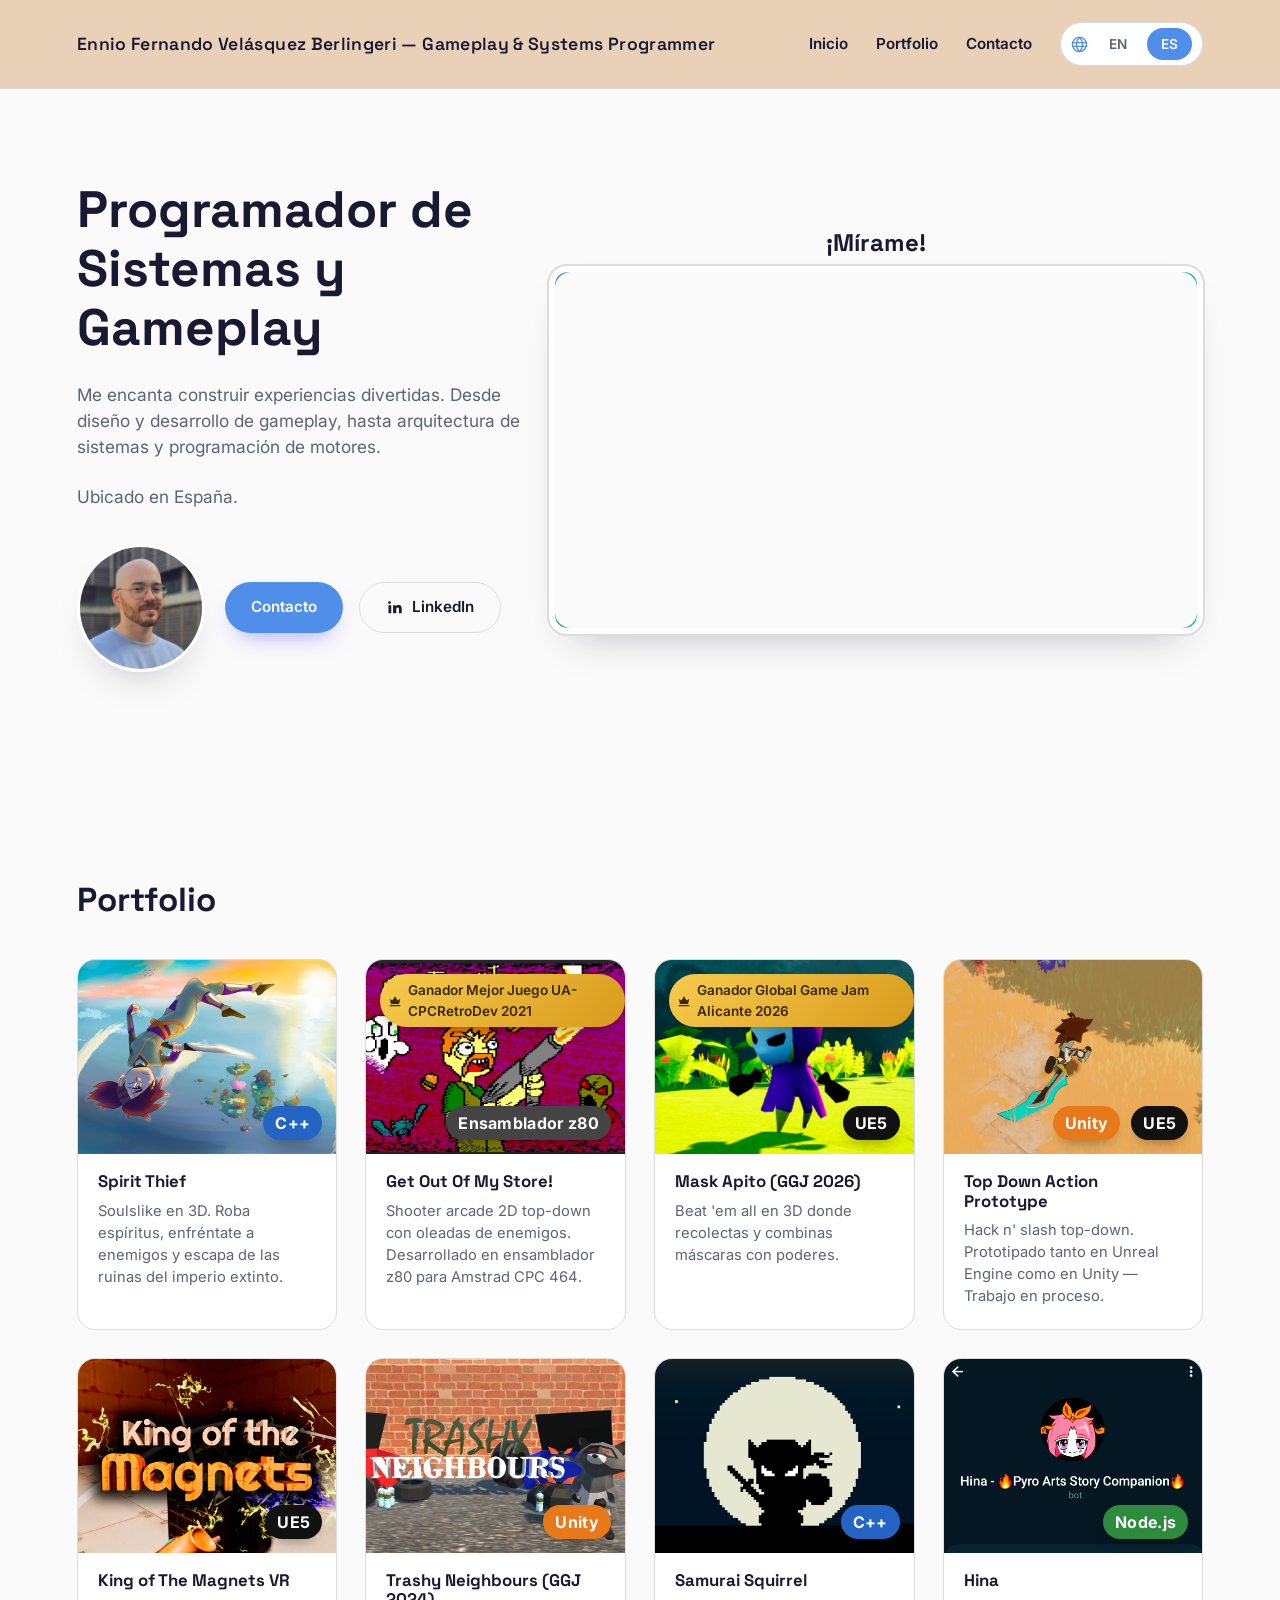
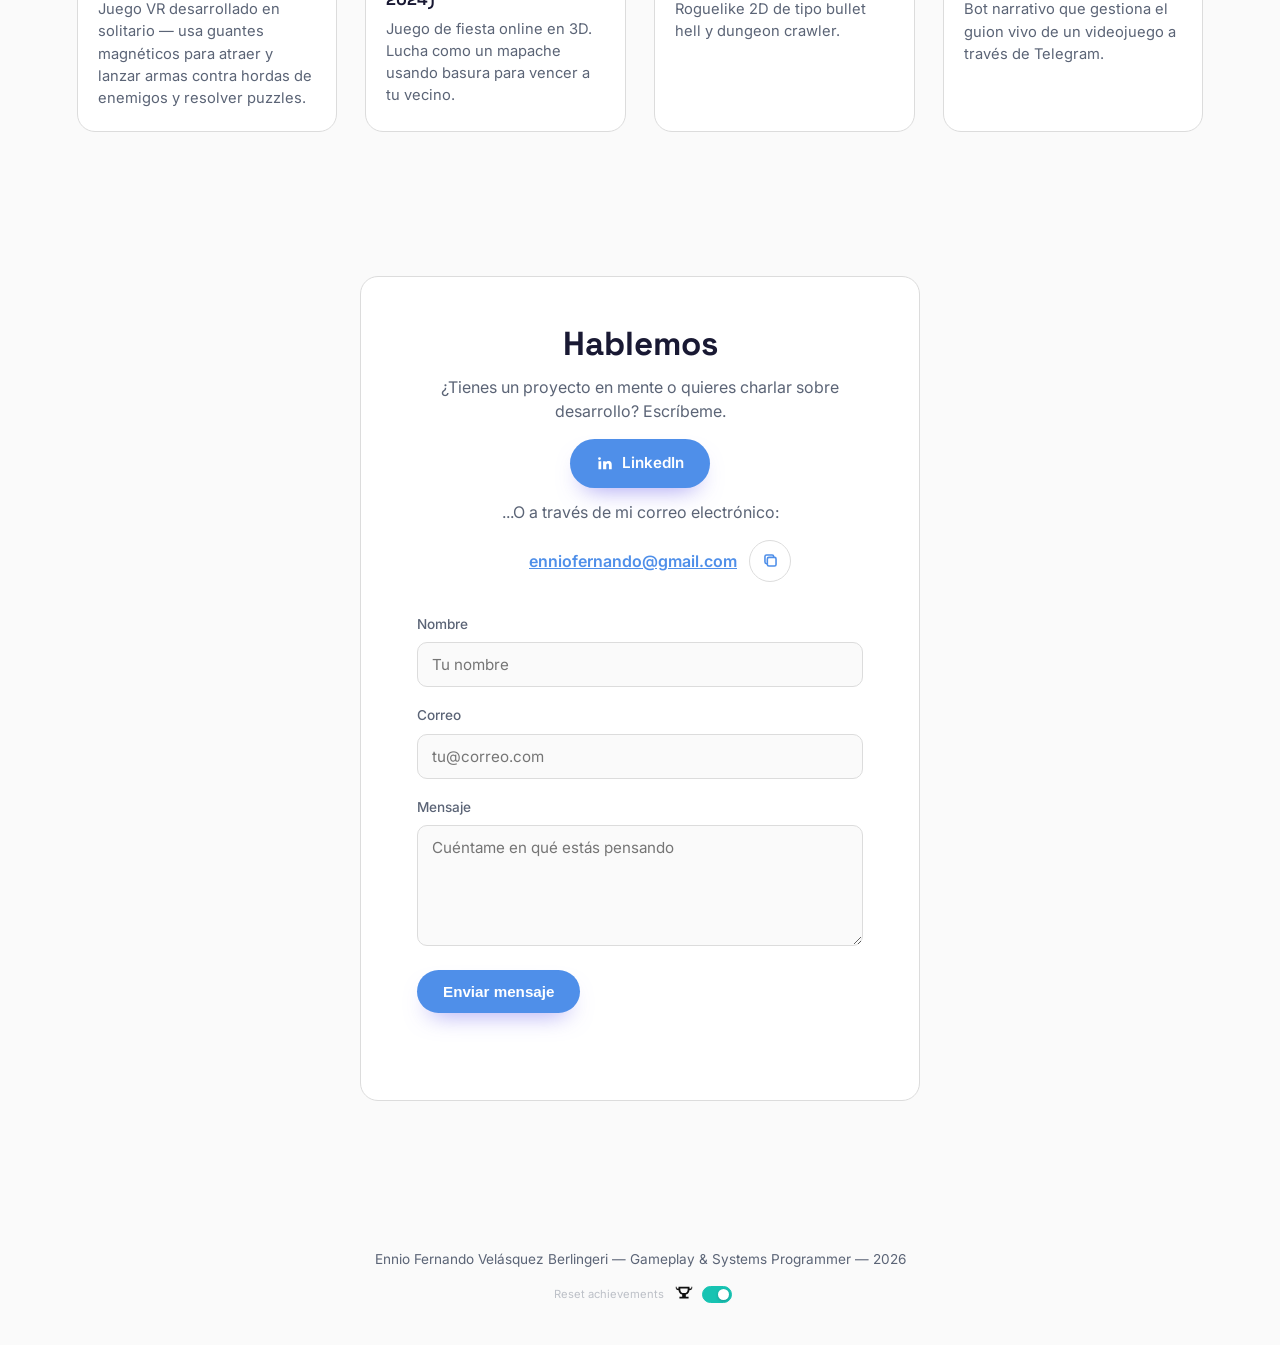
<file: index.html>
<!DOCTYPE html>
<html lang="es">
<head>
<meta charset="UTF-8">
<meta name="viewport" content="width=device-width, initial-scale=1.0">
<title>Portfolio - Ennio F. Velásquez</title>
<link rel="preconnect" href="https://fonts.googleapis.com">
<link rel="preconnect" href="https://fonts.gstatic.com" crossorigin>
<link href="https://fonts.googleapis.com/css2?family=Space+Grotesk:wght@500;600;700&family=Inter:wght@400;500;600&display=swap" rel="stylesheet">
<link rel="stylesheet" href="style.css">
</head>
<body>

  <header class="topbar">
    <span class="topbar-name">Ennio Fernando Velásquez Berlingeri — Gameplay & Systems Programmer</span>
    <div class="topbar-right">
      <nav class="topbar-nav">
        <a href="#inicio" data-i18n="nav.inicio">Inicio</a>
        <a href="#portfolio" data-i18n="nav.portfolio">Portfolio</a>
        <a href="#contacto" data-i18n="nav.contacto">Contacto</a>
      </nav>
      <div class="lang-switch" role="group" aria-label="Selector de idioma">
        <svg class="lang-icon" viewBox="0 0 24 24" aria-hidden="true">
          <circle cx="12" cy="12" r="9"/>
          <path d="M12 3c2.5 2.4 3.9 5.6 3.9 9s-1.4 6.6-3.9 9c-2.5-2.4-3.9-5.6-3.9-9s1.4-6.6 3.9-9z"/>
          <path d="M3.3 9.5h17.4M3.3 14.5h17.4"/>
        </svg>
        <button type="button" class="lang-option is-active" data-lang="en">EN</button>
        <button type="button" class="lang-option" data-lang="es">ES</button>
      </div>
      
    </div>
  </header>

  <main>
    <section class="hero" id="inicio">
      <div class="hero-text">
        <h1 data-i18n="hero.title">Construyo mundos jugables, un sistema a la vez.</h1>
        <p class="hero-subtitle" data-i18n="hero.subtitle">Desarrollador de videojuegos independiente. Diseño mecánicas, escribo el código que las sostiene y cuido cada detalle hasta que se sienten bien al jugarlas.</p>
        <p class="hero-subtitle" data-i18n="hero.subtitlebasedin">Ubicado en España</p>
        <div class="hero-actions-wrap">
          <img class="avatar-thumb" src="resources/pic.png" alt="Foto de Ennio">
          <div class="hero-actions">
            <a class="btn btn-primary" href="#contacto" data-i18n="nav.contacto">Contacto</a>
            <a class="btn btn-outline" href="https://www.linkedin.com/in/efvb/" target="_blank" rel="noopener">
              <svg class="btn-icon" viewBox="0 0 24 24" aria-hidden="true"><path d="M6.94 5a2 2 0 1 1-4 0 2 2 0 0 1 4 0zM3.5 8.75h3.9V20H3.5V8.75zM10 8.75h3.74v1.54h.05c.52-.94 1.8-1.93 3.7-1.93 3.96 0 4.7 2.5 4.7 5.75V20h-3.9v-5.14c0-1.23-.02-2.8-1.75-2.8-1.76 0-2.03 1.32-2.03 2.7V20H10V8.75z"/></svg>
              <span data-i18n="hero.cta.linkedin">LinkedIn</span>
            </a>
          </div>
        </div>
      </div>
      <div class="hero-media">
        <h2 class="video-title" data-i18n="hero.video.title">Watch me!</h2>
        <div class="video-frame">
          <iframe
            id="showcase-video"
            src="https://www.youtube.com/embed/3ATdBlIdBKU?enablejsapi=1"
            title="Gamedev Showcase Video"
            frameborder="0"
            allow="accelerometer; autoplay; clipboard-write; encrypted-media; gyroscope; picture-in-picture"
            allowfullscreen>
          </iframe>
        </div>
      </div>
    </section>

    <section class="portfolio" id="portfolio">
      <h2 data-i18n="portfolio.heading">Portfolio</h2>
      <div class="grid">

        <a class="card" href="project/spirit-thief.html" data-i18n-aria="card.aria">
          <div class="card-image">
            <img src="resources/spiritthief/hero.png" alt="Captura del proyecto">
            <span class="badge-tag" style="background: #2464c4;">C++</span>
          </div>
          <div class="card-body">
            <h3 data-i18n="project.spiritthief.title">Spirit Thief</h3>
            <p data-i18n="project.spiritthief.tagline">Soulslike en 3D con combate y parkour por las ruinas del imperio.</p>
          </div>
        </a>

        <a class="card" href="project/get-out-of-my-store.html" data-i18n-aria="card.aria">
          <div class="card-image">
            <span class="badge-winner">
              <svg class="badge-icon" viewBox="0 0 24 24" aria-hidden="true"><path d="M3 19h18v2H3v-2zM3 8l4.5 3L12 4l4.5 7L21 8l-2 9H5L3 8z"/></svg>
              <span data-i18n="project.goms.award">Ganador del Mejor Juego UA en CPCRetroDev 2021</span>
            </span>
            <img src="resources/goms/hero.png" alt="Captura del proyecto">
            <span class="badge-tag" style="background: #444444;" data-i18n="project.goms.badge">Ensamblador z80</span>
          </div>
          <div class="card-body">
            <h3 data-i18n="project.goms.title">Get Out Of My Store!</h3>
            <p data-i18n="project.goms.tagline">Shooter arcade 2D top-down con oleadas de enemigos.</p>
          </div>
        </a>

        <a class="card" href="project/mask-apito.html" data-i18n-aria="card.aria">
          <div class="card-image">
            <span class="badge-winner">
              <svg class="badge-icon" viewBox="0 0 24 24" aria-hidden="true"><path d="M3 19h18v2H3v-2zM3 8l4.5 3L12 4l4.5 7L21 8l-2 9H5L3 8z"/></svg>
              <span data-i18n="project.maskapito.award">Ganador del Global Game Jam Alicante 2026</span>
            </span>
            <img src="resources/maskapito/hero.png" alt="Captura del proyecto">
            <span class="badge-tag" style="background: #111111;">UE5</span>
          </div>
          <div class="card-body">
            <h3 data-i18n="project.maskapito.title">Mask Apito</h3>
            <p data-i18n="project.maskapito.tagline">Beat 'em all en 3D donde las máscaras otorgan poderes.</p>
          </div>
        </a>

        

        <a class="card" href="project/top-down-action-prototype.html" data-i18n-aria="card.aria">
          <div class="card-image">
            <img src="resources/topdownaction/hero.png" alt="Captura del proyecto">
            <span class="badge-tag" style="background: #111111;">UE5</span>
            <span class="badge-tag badge-tag-secondary" style="background: #e8791a;">Unity</span>
          </div>
          <div class="card-body">
            <h3 data-i18n="project.topdownaction.title">Top Down Action Prototype</h3>
            <p data-i18n="project.topdownaction.tagline">Hack n' slash top-down prototipado en Unreal Engine y Unity.</p>
          </div>
        </a>

        <a class="card" href="project/king-of-the-magnets-vr.html" data-i18n-aria="card.aria">
          <div class="card-image">
            <img src="resources/kotm/hero.png" alt="Captura del proyecto">
            <span class="badge-tag" style="background: #111111;">UE5</span>
          </div>
          <div class="card-body">
            <h3 data-i18n="project.kotm.title">King of The Magnets VR</h3>
            <p data-i18n="project.kotm.tagline">Juego VR desarrollado en solitario con guantes magnéticos.</p>
          </div>
        </a>

        <a class="card" href="project/trashy-neighbours.html" data-i18n-aria="card.aria">
          <div class="card-image">
            <img src="resources/trashyneighbours/hero.png" alt="Captura del proyecto">
            <span class="badge-tag" style="background: #e8791a;">Unity</span>
          </div>
          <div class="card-body">
            <h3 data-i18n="project.trashyneighbours.title">Trashy Neighbours</h3>
            <p data-i18n="project.trashyneighbours.tagline">Juego de fiesta online en 3D donde luchas usando basura.</p>
          </div>
        </a>

        <a class="card" href="project/samurai-squirrel.html" data-i18n-aria="card.aria">
          <div class="card-image">
            <img src="resources/samuraisquirrel/hero.png" alt="Captura del proyecto">
            <span class="badge-tag" style="background: #2464c4;">C++</span>
          </div>
          <div class="card-body">
            <h3 data-i18n="project.samuraisquirrel.title">Samurai Squirrel</h3>
            <p data-i18n="project.samuraisquirrel.tagline">Roguelike 2D de tipo bullet hell y dungeon crawler.</p>
          </div>
        </a>

        <a class="card" href="project/hina.html" data-i18n-aria="card.aria">
          <div class="card-image">
            <img src="resources/hina/hero.png" alt="Captura del proyecto">
            <span class="badge-tag" style="background: #2e8b3d;">Node.js</span>
          </div>
          <div class="card-body">
            <h3 data-i18n="project.hina.title">Hina</h3>
            <p data-i18n="project.hina.tagline">Bot narrativo que gestiona el guion vivo de un videojuego a través de Telegram.</p>
          </div>
        </a>

      </div>
    </section>

    <section class="contact" id="contacto">
      <div class="contact-inner">
        <h2 data-i18n="contact.heading">Hablemos</h2>
        <p class="contact-subtitle" data-i18n="contact.subtitle">¿Tienes un proyecto en mente o quieres charlar sobre desarrollo? Escríbeme.</p>
        <a class="btn btn-primary" href="https://www.linkedin.com/in/efvb/" target="_blank" rel="noopener">
          <svg class="btn-icon" viewBox="0 0 24 24" aria-hidden="true"><path d="M6.94 5a2 2 0 1 1-4 0 2 2 0 0 1 4 0zM3.5 8.75h3.9V20H3.5V8.75zM10 8.75h3.74v1.54h.05c.52-.94 1.8-1.93 3.7-1.93 3.96 0 4.7 2.5 4.7 5.75V20h-3.9v-5.14c0-1.23-.02-2.8-1.75-2.8-1.76 0-2.03 1.32-2.03 2.7V20H10V8.75z"/></svg>
          <span data-i18n="hero.cta.linkedin">LinkedIn</span>
        </a>
        <p class="contact-subtitle" data-i18n="contact.oremail">...O a través de mi correo electrónico:</p>
        <a class="mailto" href="mailto:enniofernando@gmail.com">enniofernando@gmail.com</a>
        <span class="copy-email-slot">
          <button class="copy-email" data-i18n-aria="contact.copy" aria-label="Copiar" onclick="copyEmail(this)">
              <svg class="copy-icon" viewBox="0 0 24 24" aria-hidden="true">
                <rect x="5" y="5" width="11" height="11" rx="2"></rect>
                <rect class="copy-front" x="8" y="8" width="11" height="11" rx="2"></rect>
              </svg>
              <span class="copy-label" data-i18n="contact.copy">Copiar</span>
          </button>
        </span>
        <form class="contact-form">
          <div class="field">
            <label for="name" data-i18n="contact.name.label">Nombre</label>
            <input type="text" id="name" name="name" placeholder="Tu nombre" data-i18n-placeholder="contact.name.placeholder">
          </div>
          <div class="field">
            <label for="email" data-i18n="contact.email.label">Correo</label>
            <input type="email" id="email" name="email" placeholder="tu@correo.com" data-i18n-placeholder="contact.email.placeholder">
          </div>
          <div class="field">
            <label for="message" data-i18n="contact.message.label">Mensaje</label>
            <textarea id="message" name="message" rows="5" placeholder="Cuéntame en qué estás pensando" data-i18n-placeholder="contact.message.placeholder"></textarea>
          </div>
          <button type="submit" class="btn btn-primary" data-i18n="contact.submit">Enviar mensaje</button>
        </form>
      </div>
    </section>
  </main>

  <footer class="site-footer">
    <p data-i18n="footer.text">Ennio — Game Developer</p>
    <button class="reset-achievements" type="button" data-i18n="footer.resetAchievements" onclick="resetAchievements()">Reset achievements</button>
    <label class="achievement-toggle" data-i18n-aria="achievement.toggle.aria">
      <svg class="achievement-toggle-icon" viewBox="0 0 24 24" aria-hidden="true">
        <path d="M6 4h12v3a6 6 0 0 1-4 5.66V15h3v2H7v-2h3v-2.34A6 6 0 0 1 6 7V4Zm2 2v1a4 4 0 0 0 8 0V6H8Zm-4 0h2v2a3 3 0 0 1-3-3V4h1v2Zm16 0V4h1v1a3 3 0 0 1-3 3V6h2Z"/>
      </svg>
      <input id="achievement-toggle" type="checkbox" checked onchange="toggleAchievements(this)">
      <span class="achievement-toggle-track" aria-hidden="true"></span>
    </label>
  </footer>
  <script src="layout.js"></script>
  <script src="translations.js"></script>
  <script src="i18n.js"></script>
  <script src="contact.js"></script>
  <script>
    (function () {
      var achievementStorageKey = "portfolio-achievements";
      var achievementPreferenceKey = "portfolio-achievements-enabled";
      var viewedProjectsKey = "portfolio-viewed-projects";
      var finalAchievementKey = "achievement.final.title";
      var requiredAchievementKeys = [
        "achievement.cinema.title",
        "achievement.language.title",
        "achievement.contact.title",
        "achievement.copycat.title",
        "achievement.projects2.title",
        "achievement.projectsAll.title"
      ];
      var finalAchievementTimerScheduled = false;

      function achievementsEnabled() {
        try {
          return localStorage.getItem(achievementPreferenceKey) !== "false";
        } catch (error) {
          return true;
        }
      }

      window.toggleAchievements = function (toggle) {
        try {
          localStorage.setItem(achievementPreferenceKey, String(toggle.checked));
        } catch (error) {
          // Achievements remain enabled if localStorage is blocked.
        }
        if (!toggle.checked) {
          var activeToast = document.querySelector(".achievement-toast");
          if (activeToast) activeToast.remove();
        }
      };

      function getViewedProjectCount() {
        var projectIds = Array.prototype.map.call(
          document.querySelectorAll(".portfolio .card"),
          function (card) { return card.getAttribute("href").split("/").pop(); }
        );
        try {
          var viewedProjects = JSON.parse(localStorage.getItem(viewedProjectsKey) || "[]");
          return projectIds.filter(function (projectId) {
            return viewedProjects.indexOf(projectId) !== -1;
          }).length;
        } catch (error) {
          return 0;
        }
      }

      function checkProjectAchievements() {
        var viewedCount = getViewedProjectCount();
        var totalProjects = document.querySelectorAll(".portfolio .card").length;
        if (viewedCount >= 2) {
          window.AnimateAchievement("achievement.projects2.title", "achievement.projects2.description");
        }
        if (viewedCount === totalProjects) {
          window.AnimateAchievement("achievement.projectsAll.title", "achievement.projectsAll.description");
        }
      }

      document.addEventListener("DOMContentLoaded", function () {
        var toggle = document.getElementById("achievement-toggle");
        if (toggle) toggle.checked = achievementsEnabled();
        checkProjectAchievements();
        if (requiredAchievementKeys.every(function (key) {
          return getShownAchievements().indexOf(key) !== -1;
        })) {
          scheduleFinalAchievement();
        }
      });

      window.addEventListener("storage", function (event) {
        if (event.key === viewedProjectsKey) checkProjectAchievements();
        if (event.key === viewedProjectsKey || event.key === achievementStorageKey) {
          if (requiredAchievementKeys.every(function (key) {
            return getShownAchievements().indexOf(key) !== -1;
          })) {
            scheduleFinalAchievement();
          }
        }
      });

      window.resetAchievements = function () {
        sessionStorage.removeItem(achievementStorageKey);
        localStorage.removeItem(viewedProjectsKey);
        if (typeof window.resetLanguageAchievementProgress === "function") {
          window.resetLanguageAchievementProgress();
        }
      };

      function getShownAchievements() {
        try {
          return JSON.parse(sessionStorage.getItem(achievementStorageKey) || "[]");
        } catch (error) {
          return [];
        }
      }

      function scheduleFinalAchievement() {
        if (finalAchievementTimerScheduled) return;
        finalAchievementTimerScheduled = true;
        window.setTimeout(function () {
          finalAchievementTimerScheduled = false;
          var shownAchievements = getShownAchievements();
          var hasEveryAchievement = requiredAchievementKeys.every(function (key) {
            return shownAchievements.indexOf(key) !== -1;
          });
          if (hasEveryAchievement) {
            window.AnimateAchievement(finalAchievementKey, "achievement.final.description");
          }
        }, 5000);
      }

      function playAchievementSound() {
        var AudioContext = window.AudioContext || window.webkitAudioContext;
        if (!AudioContext) return;

        var context = new AudioContext();
        var oscillator = context.createOscillator();
        var gain = context.createGain();
        var now = context.currentTime;

        oscillator.type = "triangle";
        oscillator.frequency.setValueAtTime(523.25, now);
        oscillator.frequency.setValueAtTime(659.25, now + 0.1);
        oscillator.frequency.setValueAtTime(783.99, now + 0.2);
        gain.gain.setValueAtTime(0.0001, now);
        gain.gain.exponentialRampToValueAtTime(0.12, now + 0.03);
        gain.gain.exponentialRampToValueAtTime(0.0001, now + 0.55);

        oscillator.connect(gain);
        gain.connect(context.destination);
        oscillator.start(now);
        oscillator.stop(now + 0.55);
        oscillator.addEventListener("ended", function () {
          context.close();
        });
      }

      window.AnimateAchievement = function (title, description) {
        if (!achievementsEnabled()) return;
        var shownAchievements = getShownAchievements();
        if (shownAchievements.indexOf(title) !== -1) return;

        shownAchievements.push(title);
        try {
          sessionStorage.setItem(achievementStorageKey, JSON.stringify(shownAchievements));
        } catch (error) {
          // The notification can still be shown if sessionStorage is blocked.
        }

        if (title !== finalAchievementKey && requiredAchievementKeys.every(function (key) {
          return shownAchievements.indexOf(key) !== -1;
        })) {
          scheduleFinalAchievement();
        }

        var existing = document.querySelector(".achievement-toast");
        if (existing) existing.remove();

        var lang = document.documentElement.lang || "es";
        var dictionary = (window.translations && window.translations[lang]) || {};
        var unlockedText = dictionary["achievement.unlocked"] || "Achievement unlocked";
        var displayTitle = dictionary[title] || title;
        var displayDescription = dictionary[description] || description;
        var toast = document.createElement("aside");
        toast.className = "achievement-toast" + (title === finalAchievementKey ? " achievement-toast--gold" : "");
        toast.setAttribute("role", "status");
        toast.innerHTML =
          '<div class="achievement-icon" aria-hidden="true">' +
          '<svg viewBox="0 0 24 24"><path d="M6 4h12v3a6 6 0 0 1-4 5.66V15h3v2H7v-2h3v-2.34A6 6 0 0 1 6 7V4Zm2 2v1a4 4 0 0 0 8 0V6H8Zm-4 0h2v2a3 3 0 0 1-3-3V4h1v2Zm16 0V4h1v1a3 3 0 0 1-3 3V6h2Z"/></svg>' +
          '</div>' +
          '<div class="achievement-copy"><small></small><strong></strong><span></span></div>';
        toast.querySelector("small").textContent = unlockedText;
        toast.querySelector("strong").textContent = displayTitle;
        toast.querySelector("span").textContent = displayDescription;
        document.body.appendChild(toast);
        playAchievementSound();

        window.setTimeout(function () {
          toast.classList.add("is-leaving");
          window.setTimeout(function () {
            toast.remove();
          }, 350);
        }, 5500);
      };

      window.onYouTubeIframeAPIReady = function () {
        var video = document.getElementById("showcase-video");
        if (!video || !window.YT || !YT.Player) return;

        new YT.Player(video, {
          events: {
            onStateChange: function (event) {
              if (event.data === YT.PlayerState.PLAYING) {
                window.AnimateAchievement("achievement.cinema.title", "achievement.cinema.description");
              }
            }
          }
        });
      };

      var youtubeApi = document.createElement("script");
      youtubeApi.src = "https://www.youtube.com/iframe_api";
      document.head.appendChild(youtubeApi);
    })();

    function copyTranslation(key) {
      var lang = document.documentElement.lang || "es";
      var dict = (window.translations && window.translations[lang]) || {};
      return dict[key] || key;
    }

    function copyEmail(button) {
      navigator.clipboard.writeText("enniofernando@gmail.com");
      if (typeof window.AnimateAchievement === "function") {
        window.AnimateAchievement("achievement.copycat.title", "achievement.copycat.description");
      }

      button.classList.add("is-copied");
      button.setAttribute("data-i18n-aria", "contact.copied");
      button.setAttribute("aria-label", copyTranslation("contact.copied"));
      button.querySelector(".copy-label").setAttribute("data-i18n", "contact.copied");
      button.querySelector(".copy-label").textContent = copyTranslation("contact.copied");

      setTimeout(() => {
        button.classList.remove("is-copied");
        button.setAttribute("data-i18n-aria", "contact.copy");
        button.setAttribute("aria-label", copyTranslation("contact.copy"));
        button.querySelector(".copy-label").setAttribute("data-i18n", "contact.copy");
        button.querySelector(".copy-label").textContent = copyTranslation("contact.copy");
      }, 2000);
  }
  </script>

</body>
</html>
</file>
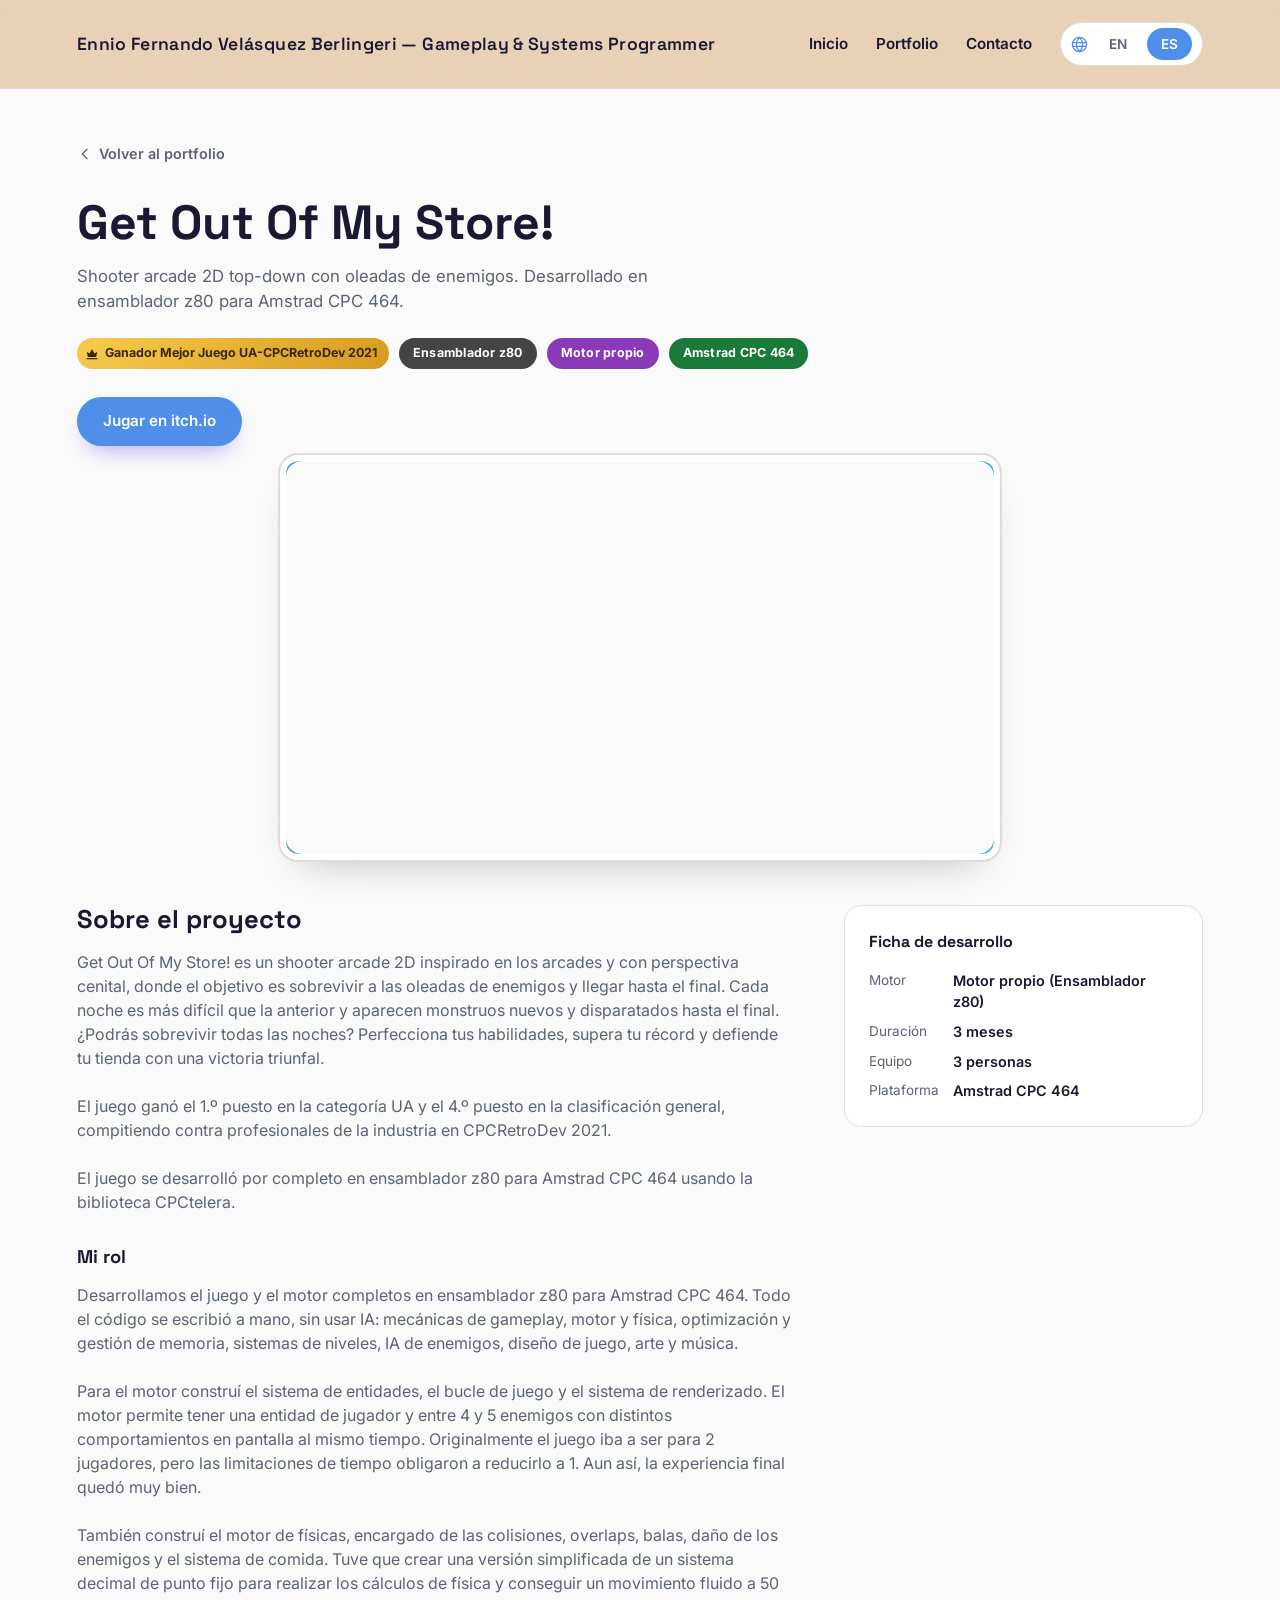
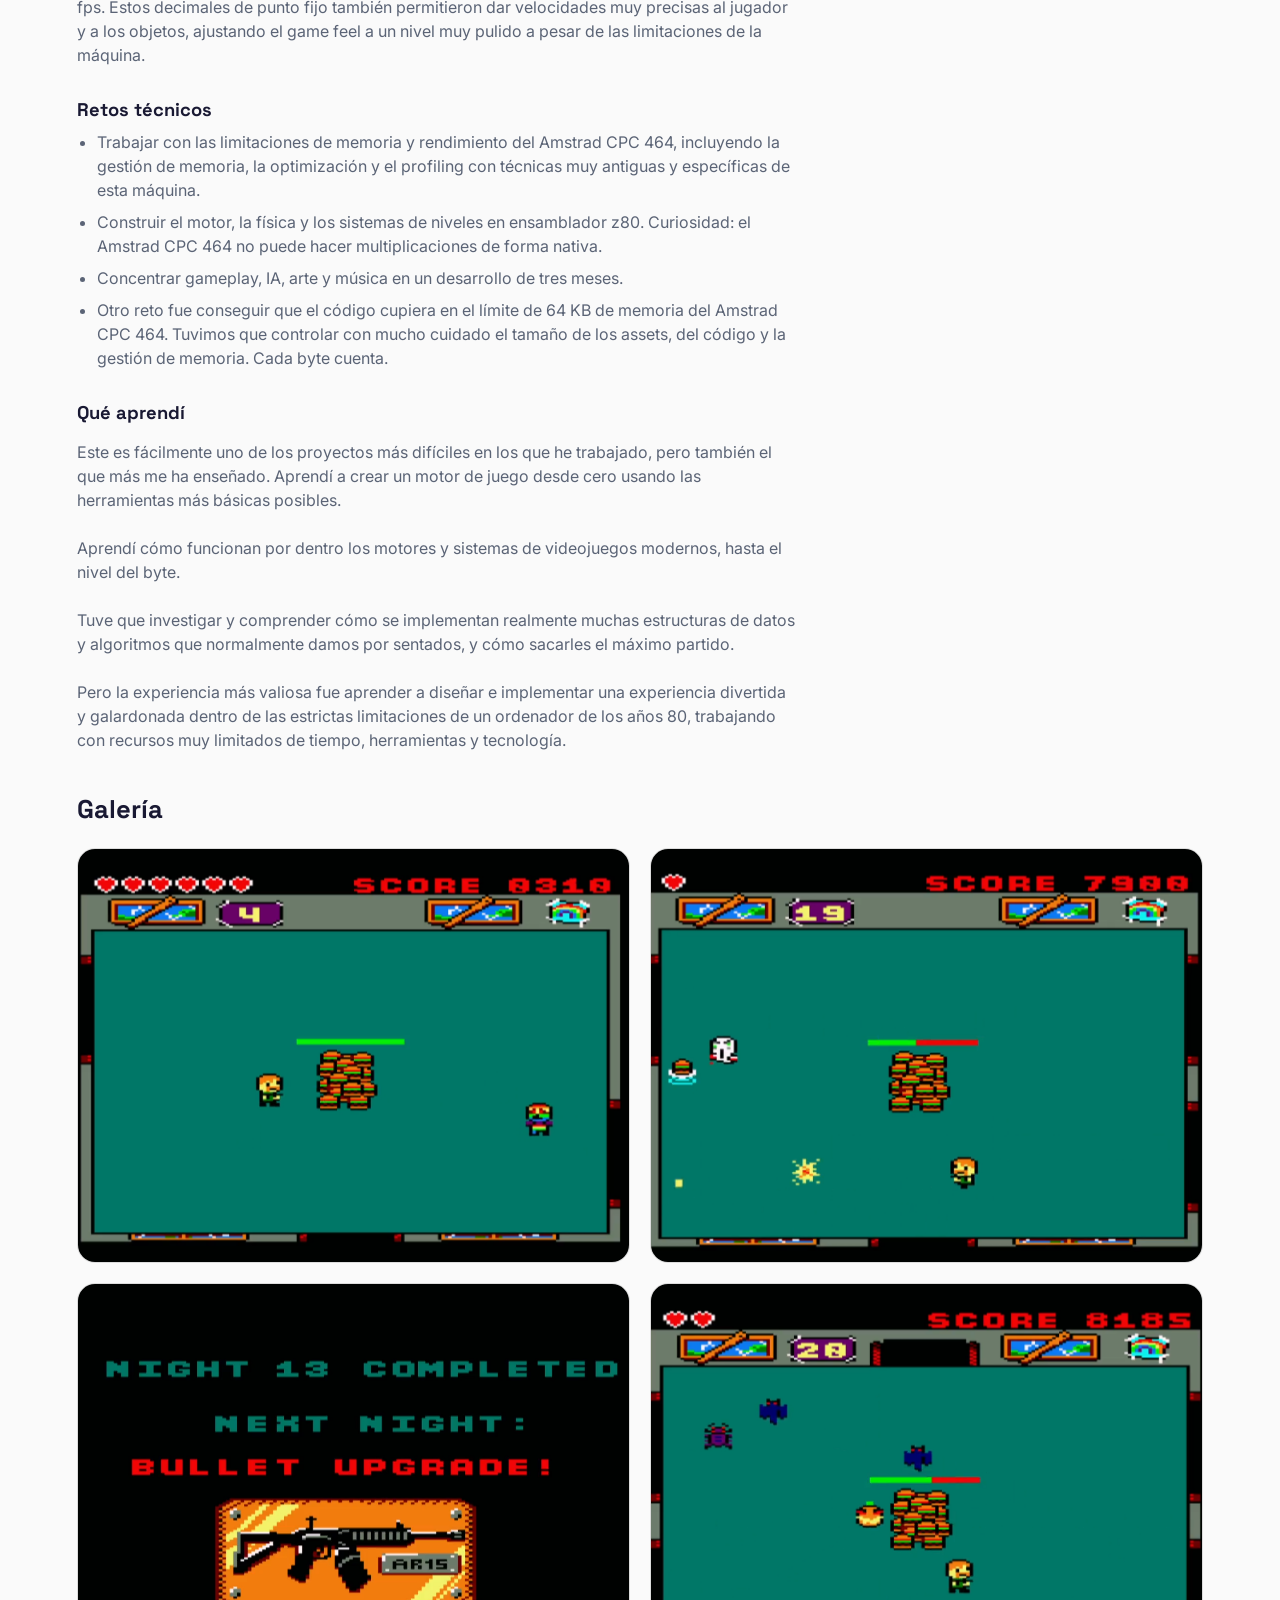
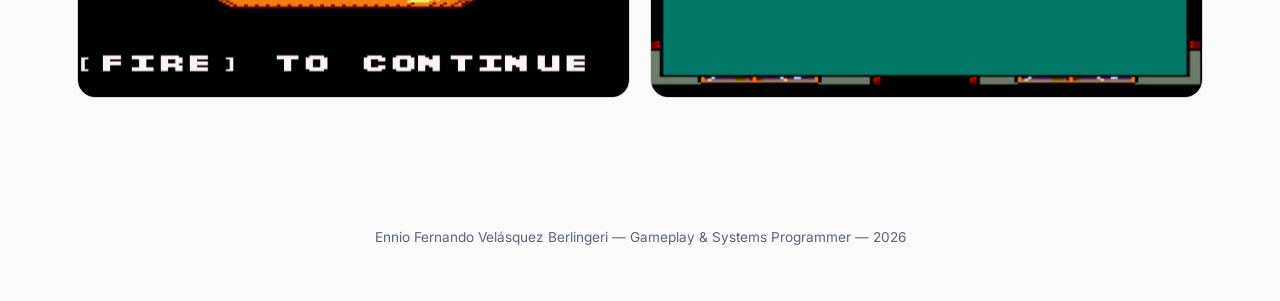
<file: project/get-out-of-my-store.html>
<!DOCTYPE html>
<html lang="es">
<head>
<meta charset="UTF-8">
<meta name="viewport" content="width=device-width, initial-scale=1.0">
<title>Get Out Of My Store! — Ennio F. Velásquez</title>
<link rel="preconnect" href="https://fonts.googleapis.com">
<link rel="preconnect" href="https://fonts.gstatic.com" crossorigin>
<link href="https://fonts.googleapis.com/css2?family=Space+Grotesk:wght@500;600;700&family=Inter:wght@400;500;600&display=swap" rel="stylesheet">
<link rel="stylesheet" href="../style.css">
</head>
<body>

  <header class="topbar">
    <span class="topbar-name">Ennio Fernando Velásquez Berlingeri — Gameplay & Systems Programmer</span>
    <div class="topbar-right">
      <nav class="topbar-nav">
        <a href="../index.html#inicio" data-i18n="nav.inicio">Inicio</a>
        <a href="../index.html#portfolio" data-i18n="nav.portfolio">Portfolio</a>
        <a href="../index.html#contacto" data-i18n="nav.contacto">Contacto</a>
      </nav>
      <div class="lang-switch" role="group" aria-label="Selector de idioma">
        <svg class="lang-icon" viewBox="0 0 24 24" aria-hidden="true">
          <circle cx="12" cy="12" r="9"/>
          <path d="M12 3c2.5 2.4 3.9 5.6 3.9 9s-1.4 6.6-3.9 9c-2.5-2.4-3.9-5.6-3.9-9s1.4-6.6 3.9-9z"/>
          <path d="M3.3 9.5h17.4M3.3 14.5h17.4"/>
        </svg>
        <button type="button" class="lang-option is-active" data-lang="en">EN</button>
        <button type="button" class="lang-option" data-lang="es">ES</button>
      </div>
    </div>
  </header>

  <main>
    <section class="project-hero">
      <a class="back-link" href="../index.html#portfolio">
        <svg class="back-icon" viewBox="0 0 24 24" aria-hidden="true"><path d="M15 5l-7 7 7 7" fill="none" stroke="currentColor" stroke-width="2" stroke-linecap="round" stroke-linejoin="round"/></svg>
        <span data-i18n="project.goms.back">Volver al portfolio</span>
      </a>

      <h1 class="project-title" data-i18n="project.goms.title">Get Out Of My Store!</h1>
      <p class="project-tagline" data-i18n="project.goms.tagline">[¡Ganador al Mejor Juego UA en CPCRetroDev 2021! Shooter arcade 2D top-down con oleadas de enemigos.]</p>

      <div class="project-meta">
        <span class="project-award">
          <svg class="badge-icon" viewBox="0 0 24 24" aria-hidden="true"><path d="M3 19h18v2H3v-2zM3 8l4.5 3L12 4l4.5 7L21 8l-2 9H5L3 8z"/></svg>
          <span data-i18n="project.goms.award">Ganador del Mejor Juego UA en CPCRetroDev 2021</span>
        </span>
        <span class="tech-tag" style="background: #444444;" data-i18n="project.goms.badge">Ensamblador z80</span>
        <span class="tech-tag" style="background: #8a3ab9;" data-i18n="project.goms.facts.engine.badge">Motor propio</span>
        <span class="tech-tag" style="background: #1a7a3a;">Amstrad CPC 464</span>
      </div>

      <div class="project-links">
        <a class="btn btn-primary" href="https://pyrobombastic-games.itch.io/get-out-of-my-store" target="_blank" data-i18n="project.goms.link.itch">Jugar en itch.io</a>
        <!--a class="btn btn-outline" href="https://github.com/ABPMultimediaUA/pyrobombastic_z80" target="_blank" data-i18n="project.goms.link.github">Código en GitHub</a-->
      </div>
    </section>

    <section class="project-video">
      <div class="video-frame">
        <iframe
          src="https://www.youtube.com/embed/sbs7ZVag0Nc?enablejsapi=1"
          title="Vídeo del proyecto"
          frameborder="0"
          allow="accelerometer; autoplay; clipboard-write; encrypted-media; gyroscope; picture-in-picture"
          allowfullscreen>
        </iframe>
      </div>
    </section>

    <section class="project-body">
      <div class="project-main">
        <h2 data-i18n="project.goms.about.heading">Sobre el proyecto</h2>
        <p data-i18n="project.goms.about.body">[Párrafo de introducción: qué es el juego, en qué contexto lo hiciste (CPCRetroDev 2021, competición de la UA), y cuánto duró el desarrollo (3 meses).]</p>

        <h3 data-i18n="project.goms.role.heading">Mi rol</h3>
        <p data-i18n="project.goms.role.body">[Desarrollé el juego y el motor completos en Ensamblador z80 para el Amstrad CPC 464. Mecánicas de gameplay, motor y física, optimización y gestión de memoria, sistemas de niveles, IA de enemigos, diseño de juego, arte y música.]</p>

        <h3 data-i18n="project.goms.challenges.heading">Retos técnicos</h3>
        <ul class="project-list">
          <li data-i18n="project.goms.challenges.item1">[Reto 1 — el problema y cómo lo resolviste.]</li>
          <li data-i18n="project.goms.challenges.item2">[Reto 2 — idem.]</li>
          <li data-i18n="project.goms.challenges.item3">[Reto 3 — idem.]</li>
          <li data-i18n="project.goms.challenges.item4">[Reto 4 — idem.]</li>
        </ul>

        <h3 data-i18n="project.goms.learned.heading">Qué aprendí</h3>
        <p data-i18n="project.goms.learned.body">[Reflexión breve: qué harías distinto, qué te llevaste para el siguiente proyecto.]</p>
      </div>

      <aside class="project-side">
        <div class="side-card">
          <h4 data-i18n="project.goms.facts.heading">Ficha técnica</h4>
          <dl class="side-facts">
            <dt data-i18n="project.goms.facts.engine.label">Motor</dt>
            <dd data-i18n="project.goms.facts.engine.value">Motor propio (Assembly z80)</dd>
            <dt data-i18n="project.goms.facts.duration.label">Duración</dt>
            <dd data-i18n="project.goms.facts.duration.value">3 meses</dd>
            <dt data-i18n="project.goms.facts.team.label">Equipo</dt>
            <dd data-i18n="project.goms.facts.team.value">Solo</dd>
            <dt data-i18n="project.goms.facts.platform.label">Plataforma</dt>
            <dd data-i18n="project.goms.facts.platform.value">Amstrad CPC 464</dd>
          </dl>
        </div>
      </aside>
    </section>

    <section class="project-gallery">
      <h2 data-i18n="project.goms.gallery.heading">Galería</h2>
      <div class="gallery-grid">
        <img src="../resources/goms/1.png" alt="Captura del proyecto 1" data-i18n-alt="project.goms.gallery.alt1">
        <img src="../resources/goms/2.png" alt="Captura del proyecto 2" data-i18n-alt="project.goms.gallery.alt2">
        <img src="../resources/goms/3.png" alt="Captura del proyecto 3" data-i18n-alt="project.goms.gallery.alt3">
        <img src="../resources/goms/4.png" alt="Captura del proyecto 4" data-i18n-alt="project.goms.gallery.alt4">
      </div>
    </section>
  </main>

  <footer class="site-footer">
    <p data-i18n="footer.text">Ennio — Game Developer</p>
  </footer>

  <script src="../layout.js"></script>
  <script src="../translations.js"></script>
  <script src="../i18n.js"></script>
  <script src="../project-achievements.js"></script>

</body>
</html>
</file>
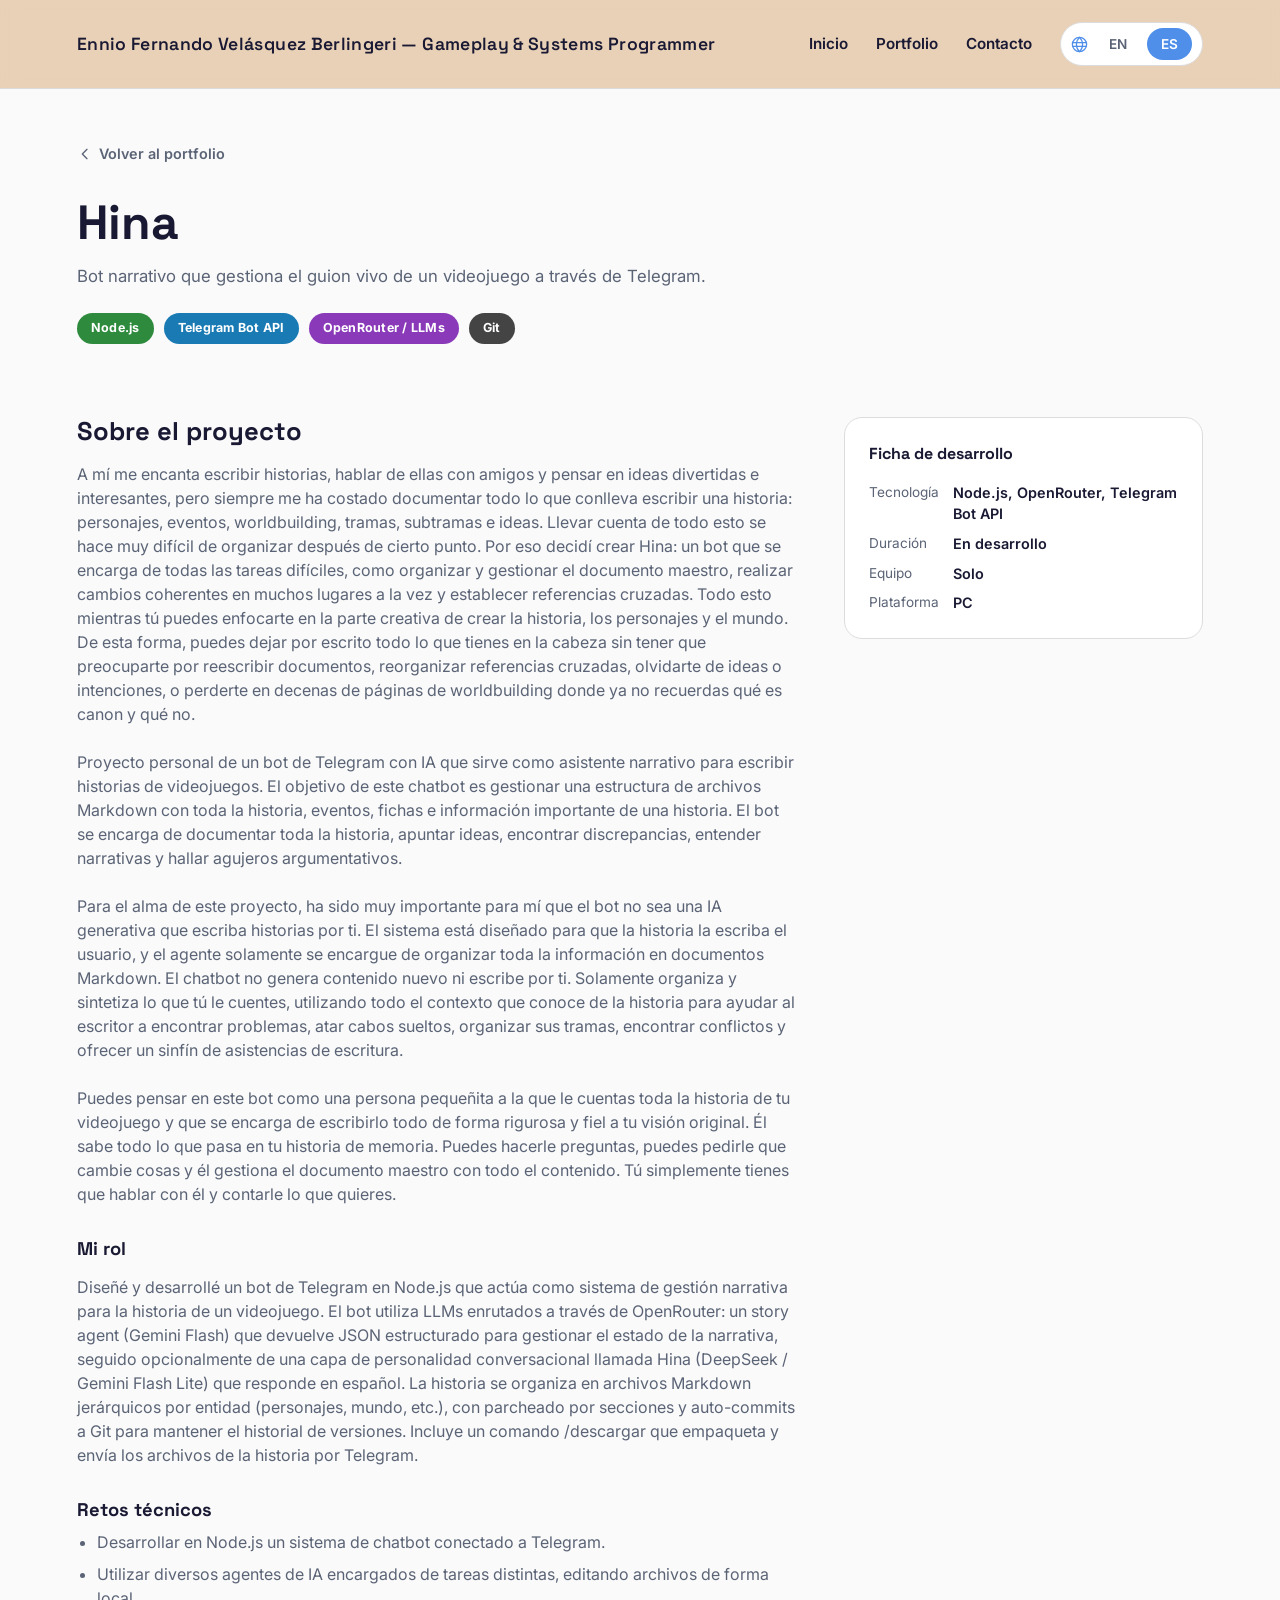
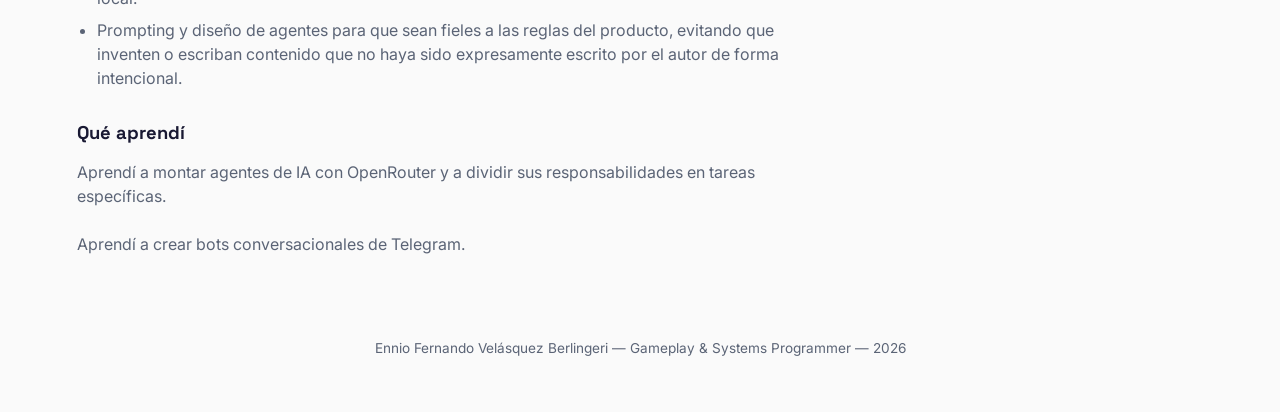
<file: project/hina.html>
<!DOCTYPE html>
<html lang="es">
<head>
<meta charset="UTF-8">
<meta name="viewport" content="width=device-width, initial-scale=1.0">
<title>Hina — Ennio F. Velásquez</title>
<link rel="preconnect" href="https://fonts.googleapis.com">
<link rel="preconnect" href="https://fonts.gstatic.com" crossorigin>
<link href="https://fonts.googleapis.com/css2?family=Space+Grotesk:wght@500;600;700&family=Inter:wght@400;500;600&display=swap" rel="stylesheet">
<link rel="stylesheet" href="../style.css">
</head>
<body>

  <header class="topbar">
    <span class="topbar-name">Ennio Fernando Velásquez Berlingeri — Gameplay & Systems Programmer</span>
    <div class="topbar-right">
      <nav class="topbar-nav">
        <a href="../index.html#inicio" data-i18n="nav.inicio">Inicio</a>
        <a href="../index.html#portfolio" data-i18n="nav.portfolio">Portfolio</a>
        <a href="../index.html#contacto" data-i18n="nav.contacto">Contacto</a>
      </nav>
      <div class="lang-switch" role="group" aria-label="Selector de idioma">
        <svg class="lang-icon" viewBox="0 0 24 24" aria-hidden="true">
          <circle cx="12" cy="12" r="9"/>
          <path d="M12 3c2.5 2.4 3.9 5.6 3.9 9s-1.4 6.6-3.9 9c-2.5-2.4-3.9-5.6-3.9-9s1.4-6.6 3.9-9z"/>
          <path d="M3.3 9.5h17.4M3.3 14.5h17.4"/>
        </svg>
        <button type="button" class="lang-option is-active" data-lang="en">EN</button>
        <button type="button" class="lang-option" data-lang="es">ES</button>
      </div>
    </div>
  </header>

  <main>
    <section class="project-hero">
      <a class="back-link" href="../index.html#portfolio">
        <svg class="back-icon" viewBox="0 0 24 24" aria-hidden="true"><path d="M15 5l-7 7 7 7" fill="none" stroke="currentColor" stroke-width="2" stroke-linecap="round" stroke-linejoin="round"/></svg>
        <span data-i18n="project.hina.back">Volver al portfolio</span>
      </a>

      <h1 class="project-title" data-i18n="project.hina.title">Hina</h1>
      <p class="project-tagline" data-i18n="project.hina.tagline">Bot narrativo que gestiona el guion vivo de un videojuego a través de Telegram.</p>

      <div class="project-meta">
        <span class="tech-tag" style="background: #2e8b3d;">Node.js</span>
        <span class="tech-tag" style="background: #1a7ab3;">Telegram Bot API</span>
        <span class="tech-tag" style="background: #8a3ab9;">OpenRouter / LLMs</span>
        <span class="tech-tag" style="background: #444444;">Git</span>
      </div>

      <div class="project-links">
      </div>
    </section>

    <section class="project-body">
      <div class="project-main">
        <h2 data-i18n="project.hina.about.heading">Sobre el proyecto</h2>
        <p data-i18n="project.hina.about.body">[Párrafo de introducción: qué es Hina (bot de Telegram para gestionar el guion vivo de un videojuego), en qué contexto lo hiciste (proyecto personal), y cuánto duró el desarrollo.]</p>

        <h3 data-i18n="project.hina.role.heading">Mi rol</h3>
        <p data-i18n="project.hina.role.body">Diseñé y desarrollé un bot de Telegram en Node.js que actúa como sistema de gestión narrativa para la historia de un videojuego. El bot usa LLMs enrutados a través de OpenRouter: un "story agent" (Gemini Flash) que devuelve JSON estructurado para gestionar el estado de la narrativa, seguido opcionalmente de una capa de personalidad conversacional llamada "Hina" (DeepSeek / Gemini Flash Lite) que responde en español. La historia se organiza en archivos markdown jerárquicos por entidad (personajes, mundo, etc.) con parcheado por secciones y auto-commits a Git para mantener el historial de versiones. Incluye un comando /descargar que empaqueta y envía los archivos de la historia por Telegram.</p>

        <h3 data-i18n="project.hina.challenges.heading">Retos técnicos</h3>
        <ul class="project-list">
          <li data-i18n="project.hina.challenges.item1">[Reto 1 — errores de parsing de JSON y truncamiento de respuestas del modelo, y cómo lo resolviste.]</li>
          <li data-i18n="project.hina.challenges.item2">[Reto 2 — diseño de la estructura de archivos: evolución de markdown plano a un layout jerárquico por entidad.]</li>
          <li data-i18n="project.hina.challenges.item3">[Reto 3 — ajustar la estructura de los prompts para controlar el comportamiento del modelo con tokens de razonamiento.]</li>
        </ul>

        <h3 data-i18n="project.hina.learned.heading">Qué aprendí</h3>
        <p data-i18n="project.hina.learned.body">[Reflexión breve: qué harías distinto, qué te llevaste para el siguiente proyecto.]</p>
      </div>

      <aside class="project-side">
        <div class="side-card">
          <h4 data-i18n="project.hina.facts.heading">Ficha técnica</h4>
          <dl class="side-facts">
            <dt data-i18n="project.hina.facts.engine.label">Motor</dt>
            <dd data-i18n="project.hina.facts.engine.value">Node.js (CommonJS) + Telegram Bot API + OpenRouter</dd>
            <dt data-i18n="project.hina.facts.duration.label">Duración</dt>
            <dd data-i18n="project.hina.facts.duration.value">[X semanas / meses]</dd>
            <dt data-i18n="project.hina.facts.team.label">Equipo</dt>
            <dd data-i18n="project.hina.facts.team.value">Solo</dd>
            <dt data-i18n="project.hina.facts.platform.label">Plataforma</dt>
            <dd data-i18n="project.hina.facts.platform.value">Telegram</dd>
          </dl>
        </div>
      </aside>
    </section>

    <!--section class="project-gallery">
      <h2 data-i18n="project.hina.gallery.heading">Galería</h2>
      <div class="gallery-grid">
        <img src="../resources/hina/1.png" alt="Captura del proyecto 1" data-i18n-alt="project.hina.gallery.alt1">
        <img src="../resources/hina/2.png" alt="Captura del proyecto 2" data-i18n-alt="project.hina.gallery.alt2">
        <img src="../resources/hina/3.png" alt="Captura del proyecto 3" data-i18n-alt="project.hina.gallery.alt3">
        <img src="../resources/hina/4.png" alt="Captura del proyecto 4" data-i18n-alt="project.hina.gallery.alt4">
      </div>
    </section-->
  </main>

  <footer class="site-footer">
    <p data-i18n="footer.text">Ennio — Game Developer</p>
  </footer>

  <script src="../layout.js"></script>
  <script src="../translations.js"></script>
  <script src="../i18n.js"></script>
  <script src="../project-achievements.js"></script>

</body>
</html>
</file>
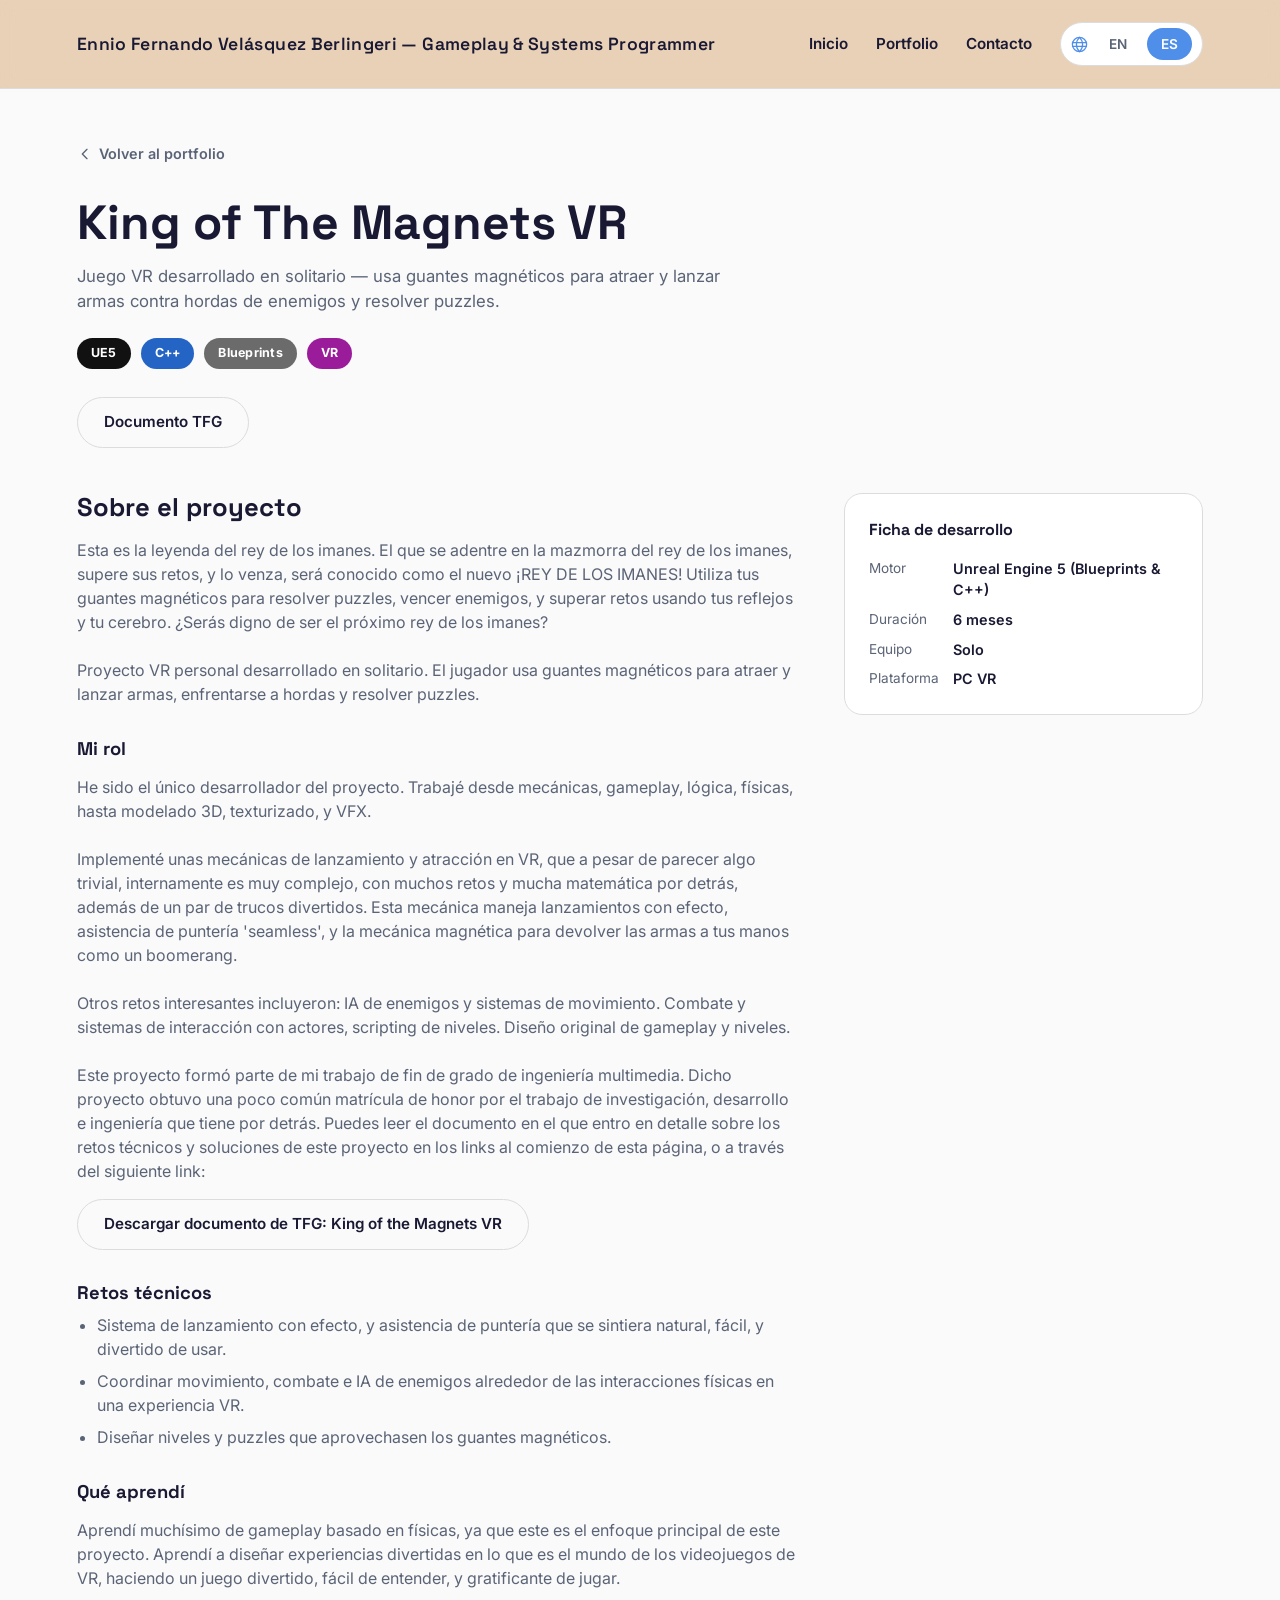
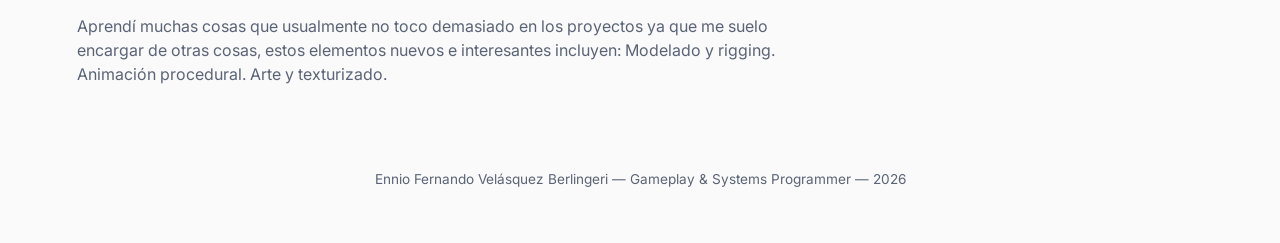
<file: project/king-of-the-magnets-vr.html>
<!DOCTYPE html>
<html lang="es">
<head>
<meta charset="UTF-8">
<meta name="viewport" content="width=device-width, initial-scale=1.0">
<title>King of The Magnets VR — Ennio F. Velásquez</title>
<link rel="preconnect" href="https://fonts.googleapis.com">
<link rel="preconnect" href="https://fonts.gstatic.com" crossorigin>
<link href="https://fonts.googleapis.com/css2?family=Space+Grotesk:wght@500;600;700&family=Inter:wght@400;500;600&display=swap" rel="stylesheet">
<link rel="stylesheet" href="../style.css">
</head>
<body>

  <header class="topbar">
    <span class="topbar-name">Ennio Fernando Velásquez Berlingeri — Gameplay & Systems Programmer</span>
    <div class="topbar-right">
      <nav class="topbar-nav">
        <a href="../index.html#inicio" data-i18n="nav.inicio">Inicio</a>
        <a href="../index.html#portfolio" data-i18n="nav.portfolio">Portfolio</a>
        <a href="../index.html#contacto" data-i18n="nav.contacto">Contacto</a>
      </nav>
      <div class="lang-switch" role="group" aria-label="Selector de idioma">
        <svg class="lang-icon" viewBox="0 0 24 24" aria-hidden="true">
          <circle cx="12" cy="12" r="9"/>
          <path d="M12 3c2.5 2.4 3.9 5.6 3.9 9s-1.4 6.6-3.9 9c-2.5-2.4-3.9-5.6-3.9-9s1.4-6.6 3.9-9z"/>
          <path d="M3.3 9.5h17.4M3.3 14.5h17.4"/>
        </svg>
        <button type="button" class="lang-option is-active" data-lang="en">EN</button>
        <button type="button" class="lang-option" data-lang="es">ES</button>
      </div>
    </div>
  </header>

  <main>
    <section class="project-hero">
      <a class="back-link" href="../index.html#portfolio">
        <svg class="back-icon" viewBox="0 0 24 24" aria-hidden="true"><path d="M15 5l-7 7 7 7" fill="none" stroke="currentColor" stroke-width="2" stroke-linecap="round" stroke-linejoin="round"/></svg>
        <span data-i18n="project.kotm.back">Volver al portfolio</span>
      </a>

      <h1 class="project-title" data-i18n="project.kotm.title">King of The Magnets VR</h1>
      <p class="project-tagline" data-i18n="project.kotm.tagline">[Juego VR desarrollado en solitario — usa guantes magnéticos para atraer y lanzar armas contra hordas de enemigos y resolver puzzles.]</p>

      <div class="project-meta">
        <span class="tech-tag" style="background: #111111;">UE5</span>
        <span class="tech-tag" style="background: #2464c4;">C++</span>
        <span class="tech-tag" style="background: #6b6b6b;">Blueprints</span>
        <span class="tech-tag" style="background: #9b1c9b;">VR</span>
      </div>

      <div class="project-links">
        <a class="btn btn-outline" href="../resources/KingOfTheMagnets_efvb.pdf" target="_blank" rel="noopener" data-i18n="project.kotm.link.doc">Documento TFG</a>
      </div>
    </section>

    

    <section class="project-body">
      <div class="project-main">
        <h2 data-i18n="project.kotm.about.heading">Sobre el proyecto</h2>
        <p data-i18n="project.kotm.about.body">[Párrafo de introducción: qué es el juego, en qué contexto lo hiciste (proyecto personal en solitario), y cuánto duró el desarrollo (6 meses).]</p>

        <h3 data-i18n="project.kotm.role.heading">Mi rol</h3>
        <p data-i18n="project.kotm.role.body">[Mecánicas de lanzamiento y atracción en VR. IA de enemigos y sistemas de movimiento. Combate y sistemas de interacción con actores, scripting de niveles. Diseño original de gameplay y niveles.]</p>
        <a class="btn btn-outline doc-inline-link" href="../resources/KingOfTheMagnets_efvb.pdf" target="_blank" rel="noopener" data-i18n="project.kotm.role.document">Descargar documento de TFG: King of the Magnets VR</a>
        <h3 data-i18n="project.kotm.challenges.heading">Retos técnicos</h3>
        <ul class="project-list">
          <li data-i18n="project.kotm.challenges.item1">[Reto 1 — el problema y cómo lo resolviste.]</li>
          <li data-i18n="project.kotm.challenges.item2">[Reto 2 — idem.]</li>
          <li data-i18n="project.kotm.challenges.item3">[Reto 3 — idem.]</li>
        </ul>

        <h3 data-i18n="project.kotm.learned.heading">Qué aprendí</h3>
        <p data-i18n="project.kotm.learned.body">[Reflexión breve: qué harías distinto, qué te llevaste para el siguiente proyecto.]</p>
      </div>

      <aside class="project-side">
        <div class="side-card">
          <h4 data-i18n="project.kotm.facts.heading">Ficha técnica</h4>
          <dl class="side-facts">
            <dt data-i18n="project.kotm.facts.engine.label">Motor</dt>
            <dd data-i18n="project.kotm.facts.engine.value">Unreal Engine 5 (Blueprints & C++)</dd>
            <dt data-i18n="project.kotm.facts.duration.label">Duración</dt>
            <dd data-i18n="project.kotm.facts.duration.value">6 meses</dd>
            <dt data-i18n="project.kotm.facts.team.label">Equipo</dt>
            <dd data-i18n="project.kotm.facts.team.value">Solo</dd>
            <dt data-i18n="project.kotm.facts.platform.label">Plataforma</dt>
            <dd data-i18n="project.kotm.facts.platform.value">[PC VR]</dd>
          </dl>
        </div>
      </aside>
    </section>

    <!--section class="project-gallery">
      <h2 data-i18n="project.kotm.gallery.heading">Galería</h2>
      <div class="gallery-grid">
        <img src="../resources/kotm/1.png" alt="Captura del proyecto 1" data-i18n-alt="project.kotm.gallery.alt1">
        <img src="../resources/kotm/2.png" alt="Captura del proyecto 2" data-i18n-alt="project.kotm.gallery.alt2">
        <img src="../resources/kotm/3.png" alt="Captura del proyecto 3" data-i18n-alt="project.kotm.gallery.alt3">
        <img src="../resources/kotm/4.png" alt="Captura del proyecto 4" data-i18n-alt="project.kotm.gallery.alt4">
      </div>
    </section-->
  </main>

  <footer class="site-footer">
    <p data-i18n="footer.text">Ennio — Game Developer</p>
  </footer>

  <script src="../layout.js"></script>
  <script src="../translations.js"></script>
  <script src="../i18n.js"></script>
  <script src="../project-achievements.js"></script>

</body>
</html>
</file>
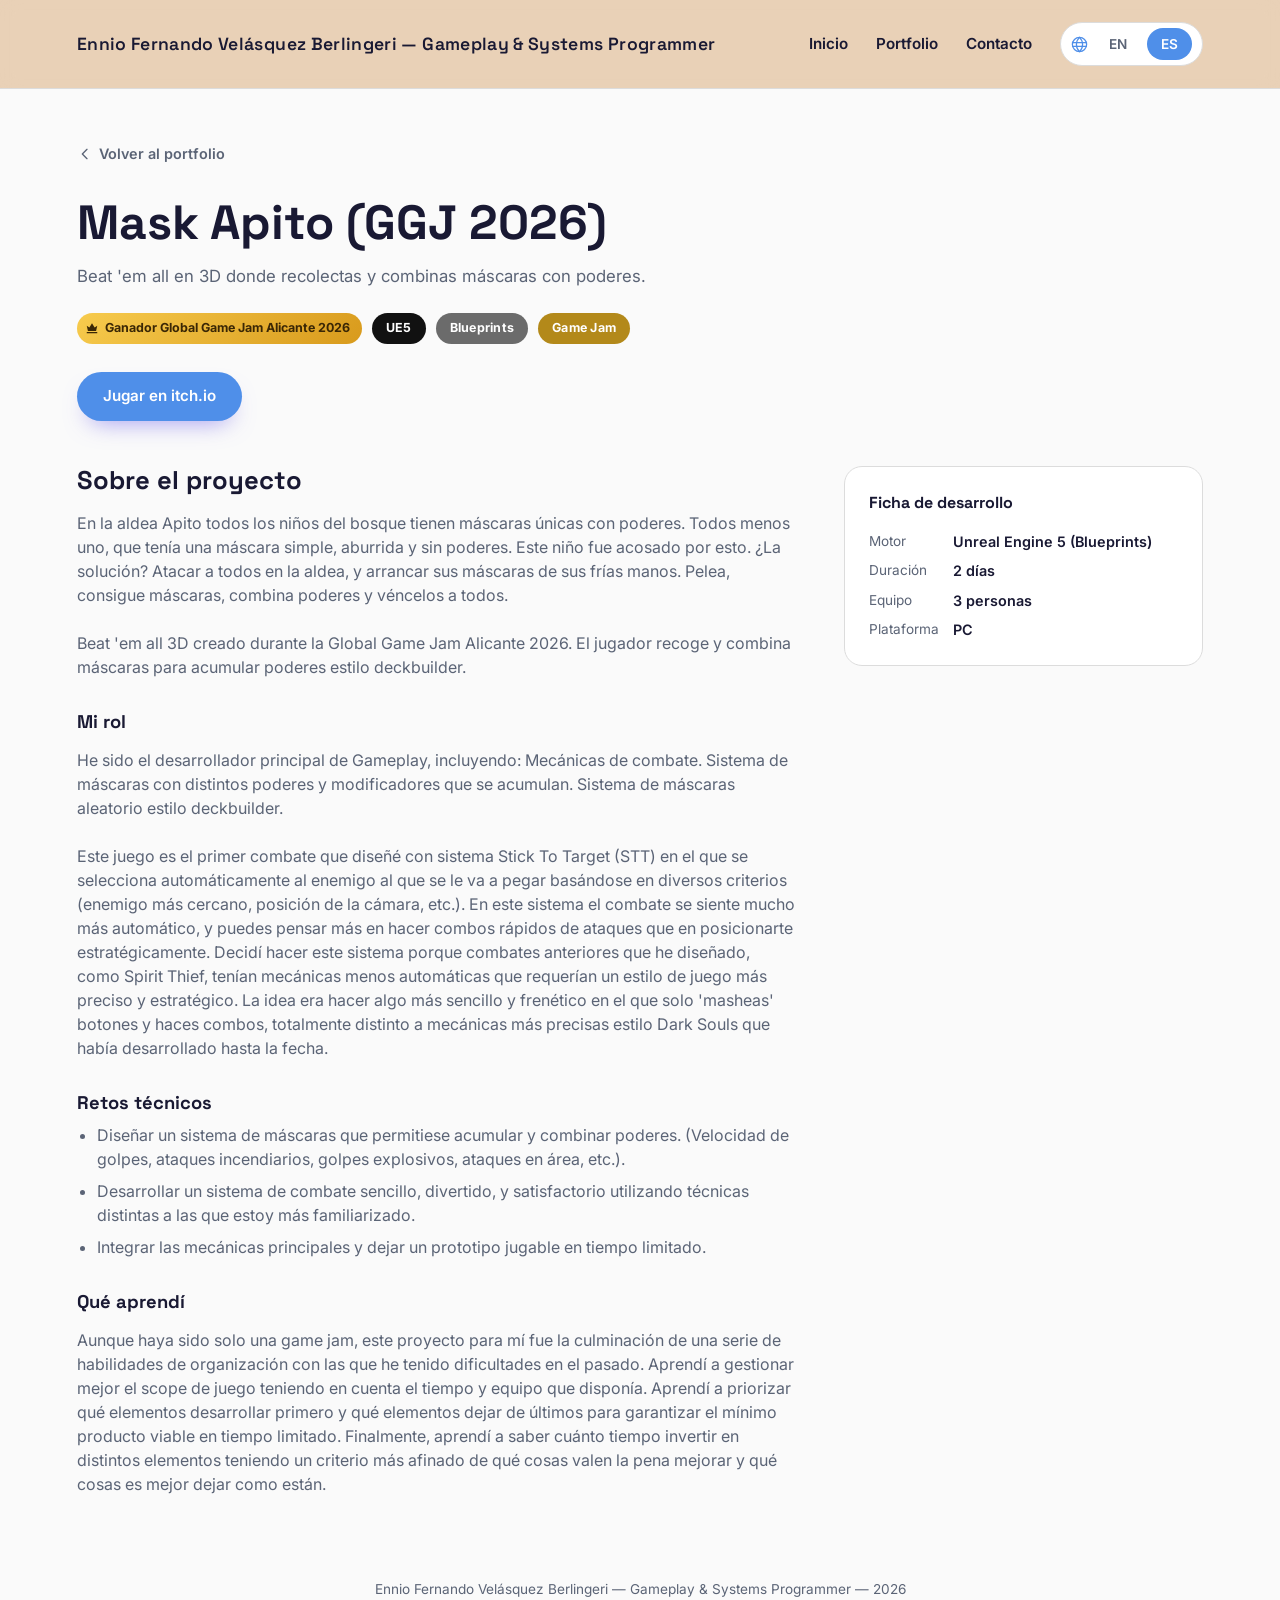
<file: project/mask-apito.html>
<!DOCTYPE html>
<html lang="es">
<head>
<meta charset="UTF-8">
<meta name="viewport" content="width=device-width, initial-scale=1.0">
<title>Mask Apito — Ennio F. Velásquez</title>
<link rel="preconnect" href="https://fonts.googleapis.com">
<link rel="preconnect" href="https://fonts.gstatic.com" crossorigin>
<link href="https://fonts.googleapis.com/css2?family=Space+Grotesk:wght@500;600;700&family=Inter:wght@400;500;600&display=swap" rel="stylesheet">
<link rel="stylesheet" href="../style.css">
</head>
<body>

  <header class="topbar">
    <span class="topbar-name">Ennio Fernando Velásquez Berlingeri — Gameplay & Systems Programmer</span>
    <div class="topbar-right">
      <nav class="topbar-nav">
        <a href="../index.html#inicio" data-i18n="nav.inicio">Inicio</a>
        <a href="../index.html#portfolio" data-i18n="nav.portfolio">Portfolio</a>
        <a href="../index.html#contacto" data-i18n="nav.contacto">Contacto</a>
      </nav>
      <div class="lang-switch" role="group" aria-label="Selector de idioma">
        <svg class="lang-icon" viewBox="0 0 24 24" aria-hidden="true">
          <circle cx="12" cy="12" r="9"/>
          <path d="M12 3c2.5 2.4 3.9 5.6 3.9 9s-1.4 6.6-3.9 9c-2.5-2.4-3.9-5.6-3.9-9s1.4-6.6 3.9-9z"/>
          <path d="M3.3 9.5h17.4M3.3 14.5h17.4"/>
        </svg>
        <button type="button" class="lang-option is-active" data-lang="en">EN</button>
        <button type="button" class="lang-option" data-lang="es">ES</button>
      </div>
    </div>
  </header>

  <main>
    <section class="project-hero">
      <a class="back-link" href="../index.html#portfolio">
        <svg class="back-icon" viewBox="0 0 24 24" aria-hidden="true"><path d="M15 5l-7 7 7 7" fill="none" stroke="currentColor" stroke-width="2" stroke-linecap="round" stroke-linejoin="round"/></svg>
        <span data-i18n="project.maskapito.back">Volver al portfolio</span>
      </a>

      <h1 class="project-title" data-i18n="project.maskapito.title">Mask Apito</h1>
      <p class="project-tagline" data-i18n="project.maskapito.tagline">[¡Ganador del Global Game Jam Alicante 2026! Beat 'em all en 3D donde recolectas, mezclas y combinas máscaras con poderes.]</p>

      <div class="project-meta">
        <span class="project-award">
          <svg class="badge-icon" viewBox="0 0 24 24" aria-hidden="true"><path d="M3 19h18v2H3v-2zM3 8l4.5 3L12 4l4.5 7L21 8l-2 9H5L3 8z"/></svg>
          <span data-i18n="project.maskapito.award">Ganador del Global Game Jam Alicante 2026</span>
        </span>
        <span class="tech-tag" style="background: #111111;">UE5</span>
        <span class="tech-tag" style="background: #6b6b6b;">Blueprints</span>
        <span class="tech-tag" style="background: #b3891a;">Game Jam</span>
      </div>

      <div class="project-links">
        <a class="btn btn-primary" href="https://ennioxfire.itch.io/mask-apito" target="_blank" data-i18n="project.maskapito.link.itch">Jugar en itch.io</a>
      </div>
    </section>

    <!--section class="project-video">
      <div class="video-frame">
        <iframe
          src="[LINK_VIDEO_YOUTUBE_EMBED]"
          title="Vídeo del proyecto"
          frameborder="0"
          allow="accelerometer; autoplay; clipboard-write; encrypted-media; gyroscope; picture-in-picture"
          allowfullscreen>
        </iframe>
      </div>
    </section-->

    <section class="project-body">
      <div class="project-main">
        <h2 data-i18n="project.maskapito.about.heading">Sobre el proyecto</h2>
        <p data-i18n="project.maskapito.about.body">[Párrafo de introducción: qué es el juego, en qué contexto lo hiciste (Global Game Jam Alicante 2026, en equipo), y cuánto duró el desarrollo (2 días).]</p>

        <h3 data-i18n="project.maskapito.role.heading">Mi rol</h3>
        <p data-i18n="project.maskapito.role.body">[Mecánicas de combate. Sistema de máscaras (acumula poderes que se apilan entre sí).]</p>

        <h3 data-i18n="project.maskapito.challenges.heading">Retos técnicos</h3>
        <ul class="project-list">
          <li data-i18n="project.maskapito.challenges.item1">[Reto 1 — el problema y cómo lo resolviste.]</li>
          <li data-i18n="project.maskapito.challenges.item2">[Reto 2 — idem.]</li>
          <li data-i18n="project.maskapito.challenges.item3">[Reto 3 — idem.]</li>
        </ul>

        <h3 data-i18n="project.maskapito.learned.heading">Qué aprendí</h3>
        <p data-i18n="project.maskapito.learned.body">[Reflexión breve: qué harías distinto, qué te llevaste para el siguiente proyecto.]</p>
      </div>

      <aside class="project-side">
        <div class="side-card">
          <h4 data-i18n="project.maskapito.facts.heading">Ficha técnica</h4>
          <dl class="side-facts">
            <dt data-i18n="project.maskapito.facts.engine.label">Motor</dt>
            <dd data-i18n="project.maskapito.facts.engine.value">Unreal Engine 5 (Blueprints)</dd>
            <dt data-i18n="project.maskapito.facts.duration.label">Duración</dt>
            <dd data-i18n="project.maskapito.facts.duration.value">2 días</dd>
            <dt data-i18n="project.maskapito.facts.team.label">Equipo</dt>
            <dd data-i18n="project.maskapito.facts.team.value">[X personas]</dd>
            <dt data-i18n="project.maskapito.facts.platform.label">Plataforma</dt>
            <dd data-i18n="project.maskapito.facts.platform.value">[PC / Web / Móvil]</dd>
          </dl>
        </div>
      </aside>
    </section>

    <!--section class="project-gallery">
      <h2 data-i18n="project.maskapito.gallery.heading">Galería</h2>
      <div class="gallery-grid">
        <img src="../resources/maskapito/1.png" alt="Captura del proyecto 1" data-i18n-alt="project.maskapito.gallery.alt1">
        <img src="../resources/maskapito/2.png" alt="Captura del proyecto 2" data-i18n-alt="project.maskapito.gallery.alt2">
        <img src="../resources/maskapito/3.png" alt="Captura del proyecto 3" data-i18n-alt="project.maskapito.gallery.alt3">
        <img src="../resources/maskapito/4.png" alt="Captura del proyecto 4" data-i18n-alt="project.maskapito.gallery.alt4">
      </div>
    </section-->
  </main>

  <footer class="site-footer">
    <p data-i18n="footer.text">Ennio — Game Developer</p>
  </footer>

  <script src="../layout.js"></script>
  <script src="../translations.js"></script>
  <script src="../i18n.js"></script>
  <script src="../project-achievements.js"></script>

</body>
</html>
</file>
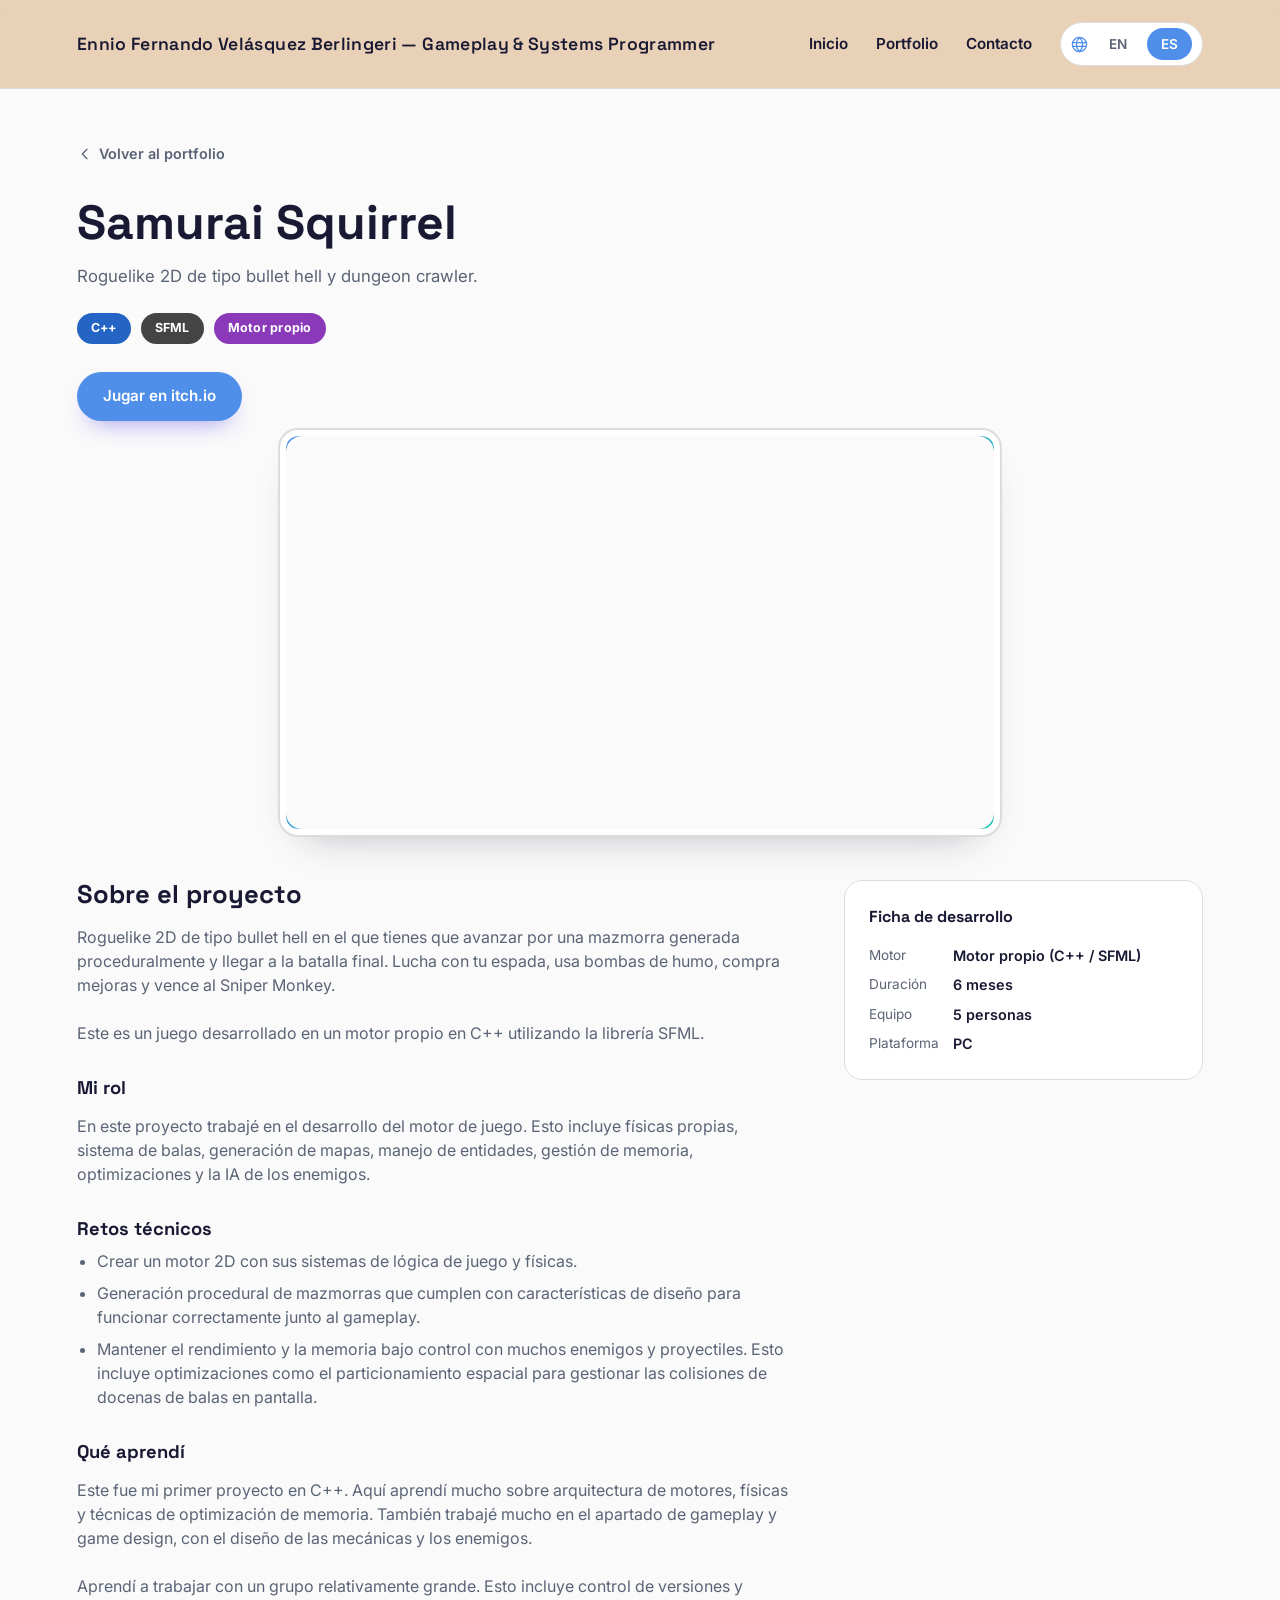
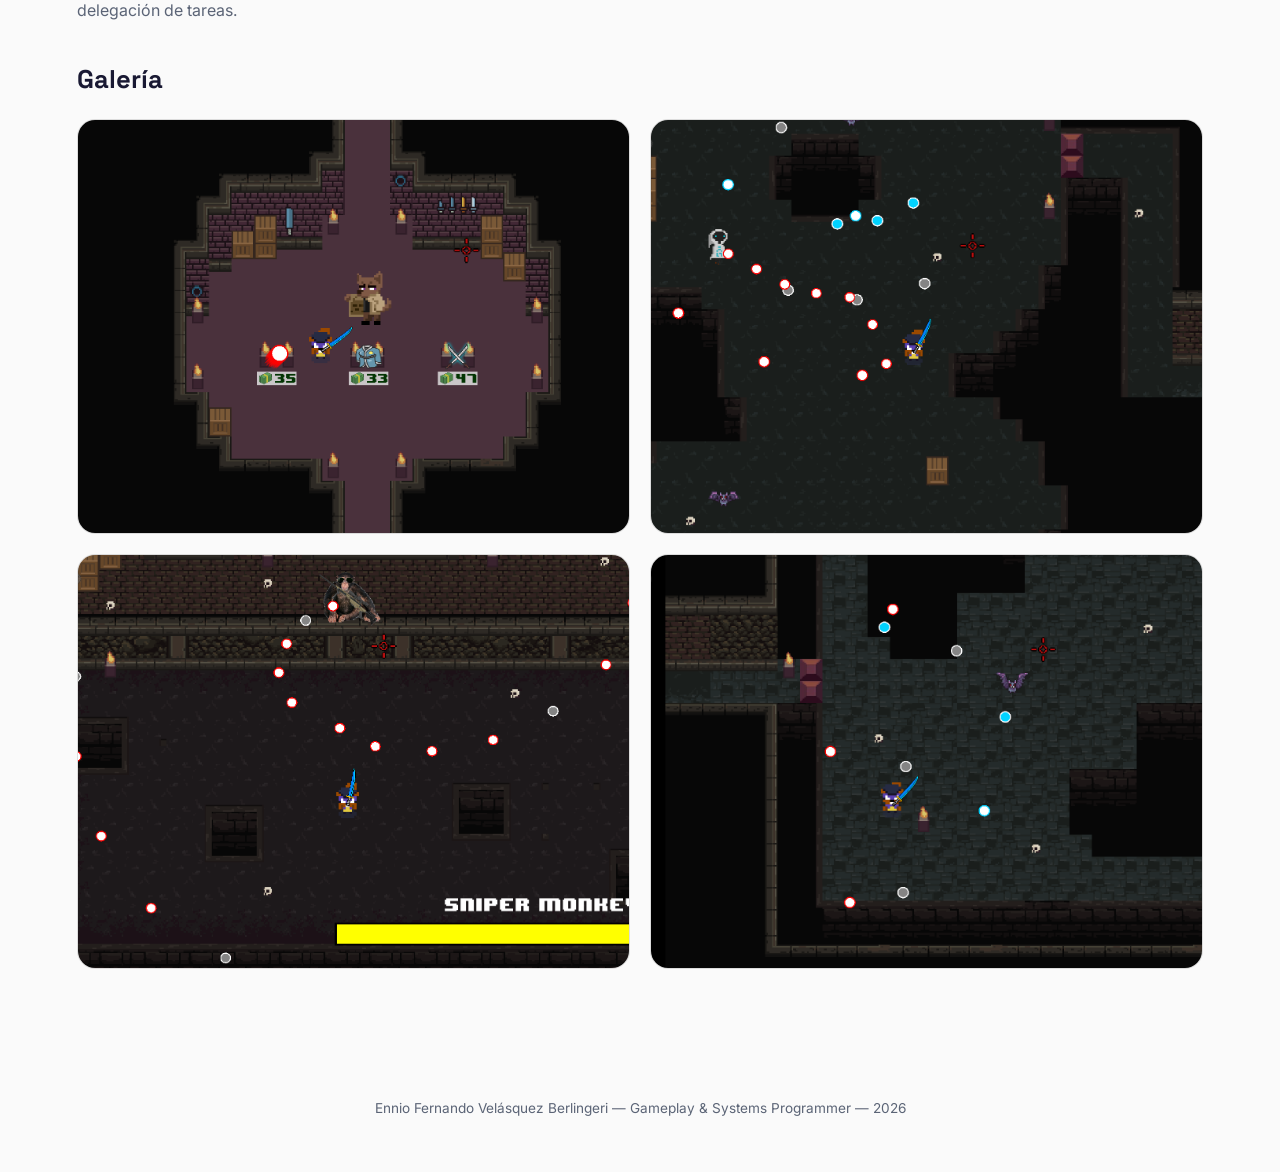
<file: project/samurai-squirrel.html>
<!DOCTYPE html>
<html lang="es">
<head>
<meta charset="UTF-8">
<meta name="viewport" content="width=device-width, initial-scale=1.0">
<title>Samurai Squirrel — Ennio F. Velásquez</title>
<link rel="preconnect" href="https://fonts.googleapis.com">
<link rel="preconnect" href="https://fonts.gstatic.com" crossorigin>
<link href="https://fonts.googleapis.com/css2?family=Space+Grotesk:wght@500;600;700&family=Inter:wght@400;500;600&display=swap" rel="stylesheet">
<link rel="stylesheet" href="../style.css">
</head>
<body>

  <header class="topbar">
    <span class="topbar-name">Ennio Fernando Velásquez Berlingeri — Gameplay & Systems Programmer</span>
    <div class="topbar-right">
      <nav class="topbar-nav">
        <a href="../index.html#inicio" data-i18n="nav.inicio">Inicio</a>
        <a href="../index.html#portfolio" data-i18n="nav.portfolio">Portfolio</a>
        <a href="../index.html#contacto" data-i18n="nav.contacto">Contacto</a>
      </nav>
      <div class="lang-switch" role="group" aria-label="Selector de idioma">
        <svg class="lang-icon" viewBox="0 0 24 24" aria-hidden="true">
          <circle cx="12" cy="12" r="9"/>
          <path d="M12 3c2.5 2.4 3.9 5.6 3.9 9s-1.4 6.6-3.9 9c-2.5-2.4-3.9-5.6-3.9-9s1.4-6.6 3.9-9z"/>
          <path d="M3.3 9.5h17.4M3.3 14.5h17.4"/>
        </svg>
        <button type="button" class="lang-option is-active" data-lang="en">EN</button>
        <button type="button" class="lang-option" data-lang="es">ES</button>
      </div>
    </div>
  </header>

  <main>
    <section class="project-hero">
      <a class="back-link" href="../index.html#portfolio">
        <svg class="back-icon" viewBox="0 0 24 24" aria-hidden="true"><path d="M15 5l-7 7 7 7" fill="none" stroke="currentColor" stroke-width="2" stroke-linecap="round" stroke-linejoin="round"/></svg>
        <span data-i18n="project.samuraisquirrel.back">Volver al portfolio</span>
      </a>

      <h1 class="project-title" data-i18n="project.samuraisquirrel.title">Samurai Squirrel</h1>
      <p class="project-tagline" data-i18n="project.samuraisquirrel.tagline">[Roguelike 2D de tipo bullet hell y dungeon crawler.]</p>

      <div class="project-meta">
        <span class="tech-tag" style="background: #2464c4;">C++</span>
        <span class="tech-tag" style="background: #444444;">SFML</span>
        <span class="tech-tag" style="background: #8a3ab9;" data-i18n="project.samuraisquirrel.facts.engine.badge">Motor propio</span>
      </div>

      <div class="project-links">
        <a class="btn btn-primary" href="https://ennioxfire.itch.io/samurai-squirrel" target="_blank" data-i18n="project.samuraisquirrel.link.itch">Jugar en itch.io</a>
      </div>
    </section>

    <section class="project-video">
      <div class="video-frame">
        <iframe
          src="https://www.youtube.com/embed/A6EgqPSsflI"
          title="Vídeo del proyecto"
          frameborder="0"
          allow="accelerometer; autoplay; clipboard-write; encrypted-media; gyroscope; picture-in-picture"
          allowfullscreen>
        </iframe>
      </div>
    </section>

    <section class="project-body">
      <div class="project-main">
        <h2 data-i18n="project.samuraisquirrel.about.heading">Sobre el proyecto</h2>
        <p data-i18n="project.samuraisquirrel.about.body">[Párrafo de introducción: qué es el juego, en qué contexto lo hiciste (proyecto personal), y cuánto duró el desarrollo (6 meses).]</p>

        <h3 data-i18n="project.samuraisquirrel.role.heading">Mi rol</h3>
        <p data-i18n="project.samuraisquirrel.role.body">[Desarrollé el motor de juego 2D en C++. Generación procedural de mapas. Mecánicas de gameplay. Sistema de física de mundo y personaje. Sistema de física para bullet hell y optimizaciones. Gestión de memoria. IA de enemigos.]</p>

        <h3 data-i18n="project.samuraisquirrel.challenges.heading">Retos técnicos</h3>
        <ul class="project-list">
          <li data-i18n="project.samuraisquirrel.challenges.item1">[Reto 1 — el problema y cómo lo resolviste.]</li>
          <li data-i18n="project.samuraisquirrel.challenges.item2">[Reto 2 — idem.]</li>
          <li data-i18n="project.samuraisquirrel.challenges.item3">[Reto 3 — idem.]</li>
        </ul>

        <h3 data-i18n="project.samuraisquirrel.learned.heading">Qué aprendí</h3>
        <p data-i18n="project.samuraisquirrel.learned.body">[Reflexión breve: qué harías distinto, qué te llevaste para el siguiente proyecto.]</p>
      </div>

      <aside class="project-side">
        <div class="side-card">
          <h4 data-i18n="project.samuraisquirrel.facts.heading">Ficha técnica</h4>
          <dl class="side-facts">
            <dt data-i18n="project.samuraisquirrel.facts.engine.label">Motor</dt>
            <dd data-i18n="project.samuraisquirrel.facts.engine.value">Motor propio (C++ / SFML)</dd>
            <dt data-i18n="project.samuraisquirrel.facts.duration.label">Duración</dt>
            <dd data-i18n="project.samuraisquirrel.facts.duration.value">6 meses</dd>
            <dt data-i18n="project.samuraisquirrel.facts.team.label">Equipo</dt>
            <dd data-i18n="project.samuraisquirrel.facts.team.value">Solo</dd>
            <dt data-i18n="project.samuraisquirrel.facts.platform.label">Plataforma</dt>
            <dd data-i18n="project.samuraisquirrel.facts.platform.value">[PC / Web / Móvil]</dd>
          </dl>
        </div>
      </aside>
    </section>

    <section class="project-gallery">
      <h2 data-i18n="project.samuraisquirrel.gallery.heading">Galería</h2>
      <div class="gallery-grid">
        <img src="../resources/samuraisquirrel/1.png" alt="Captura del proyecto 1" data-i18n-alt="project.samuraisquirrel.gallery.alt1">
        <img src="../resources/samuraisquirrel/2.png" alt="Captura del proyecto 2" data-i18n-alt="project.samuraisquirrel.gallery.alt2">
        <img src="../resources/samuraisquirrel/3.png" alt="Captura del proyecto 3" data-i18n-alt="project.samuraisquirrel.gallery.alt3">
        <img src="../resources/samuraisquirrel/4.png" alt="Captura del proyecto 4" data-i18n-alt="project.samuraisquirrel.gallery.alt4">
      </div>
    </section>
  </main>

  <footer class="site-footer">
    <p data-i18n="footer.text">Ennio — Game Developer</p>
  </footer>

  <script src="../layout.js"></script>
  <script src="../translations.js"></script>
  <script src="../i18n.js"></script>
  <script src="../project-achievements.js"></script>

</body>
</html>
</file>
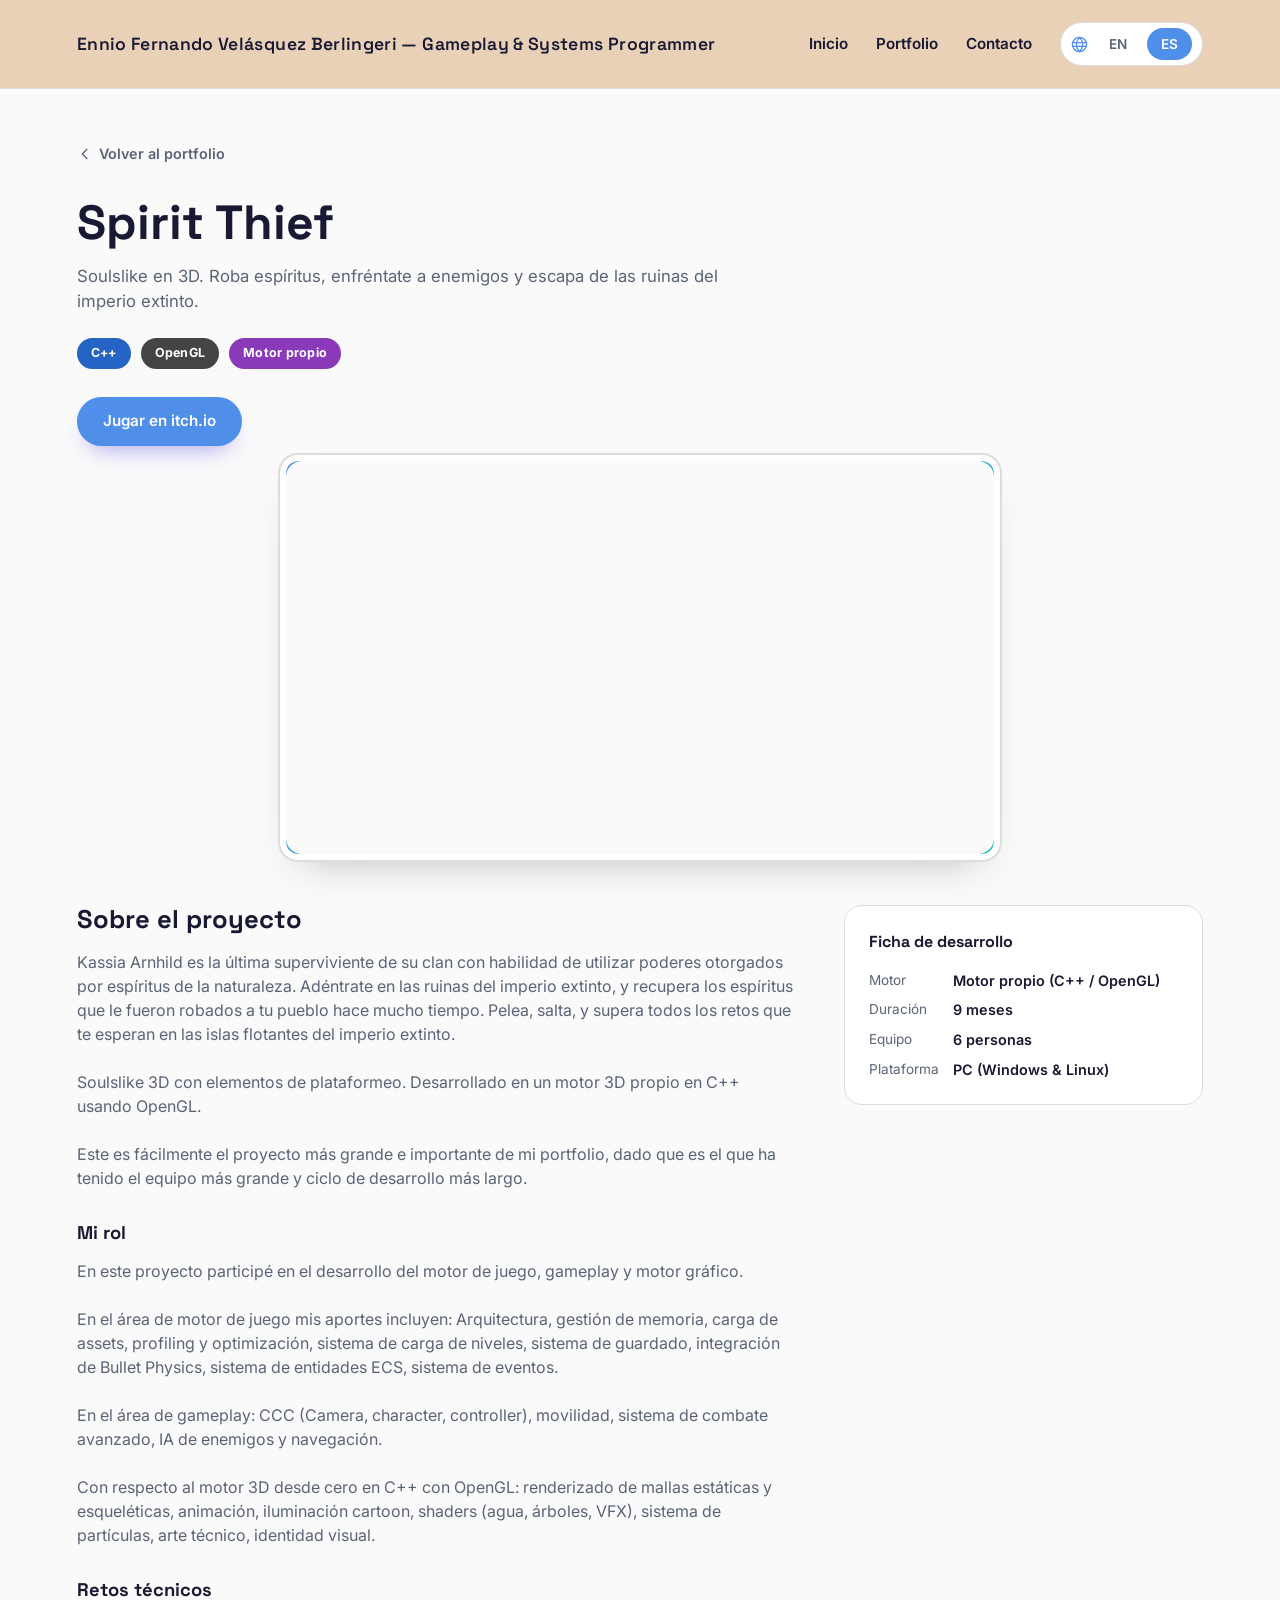
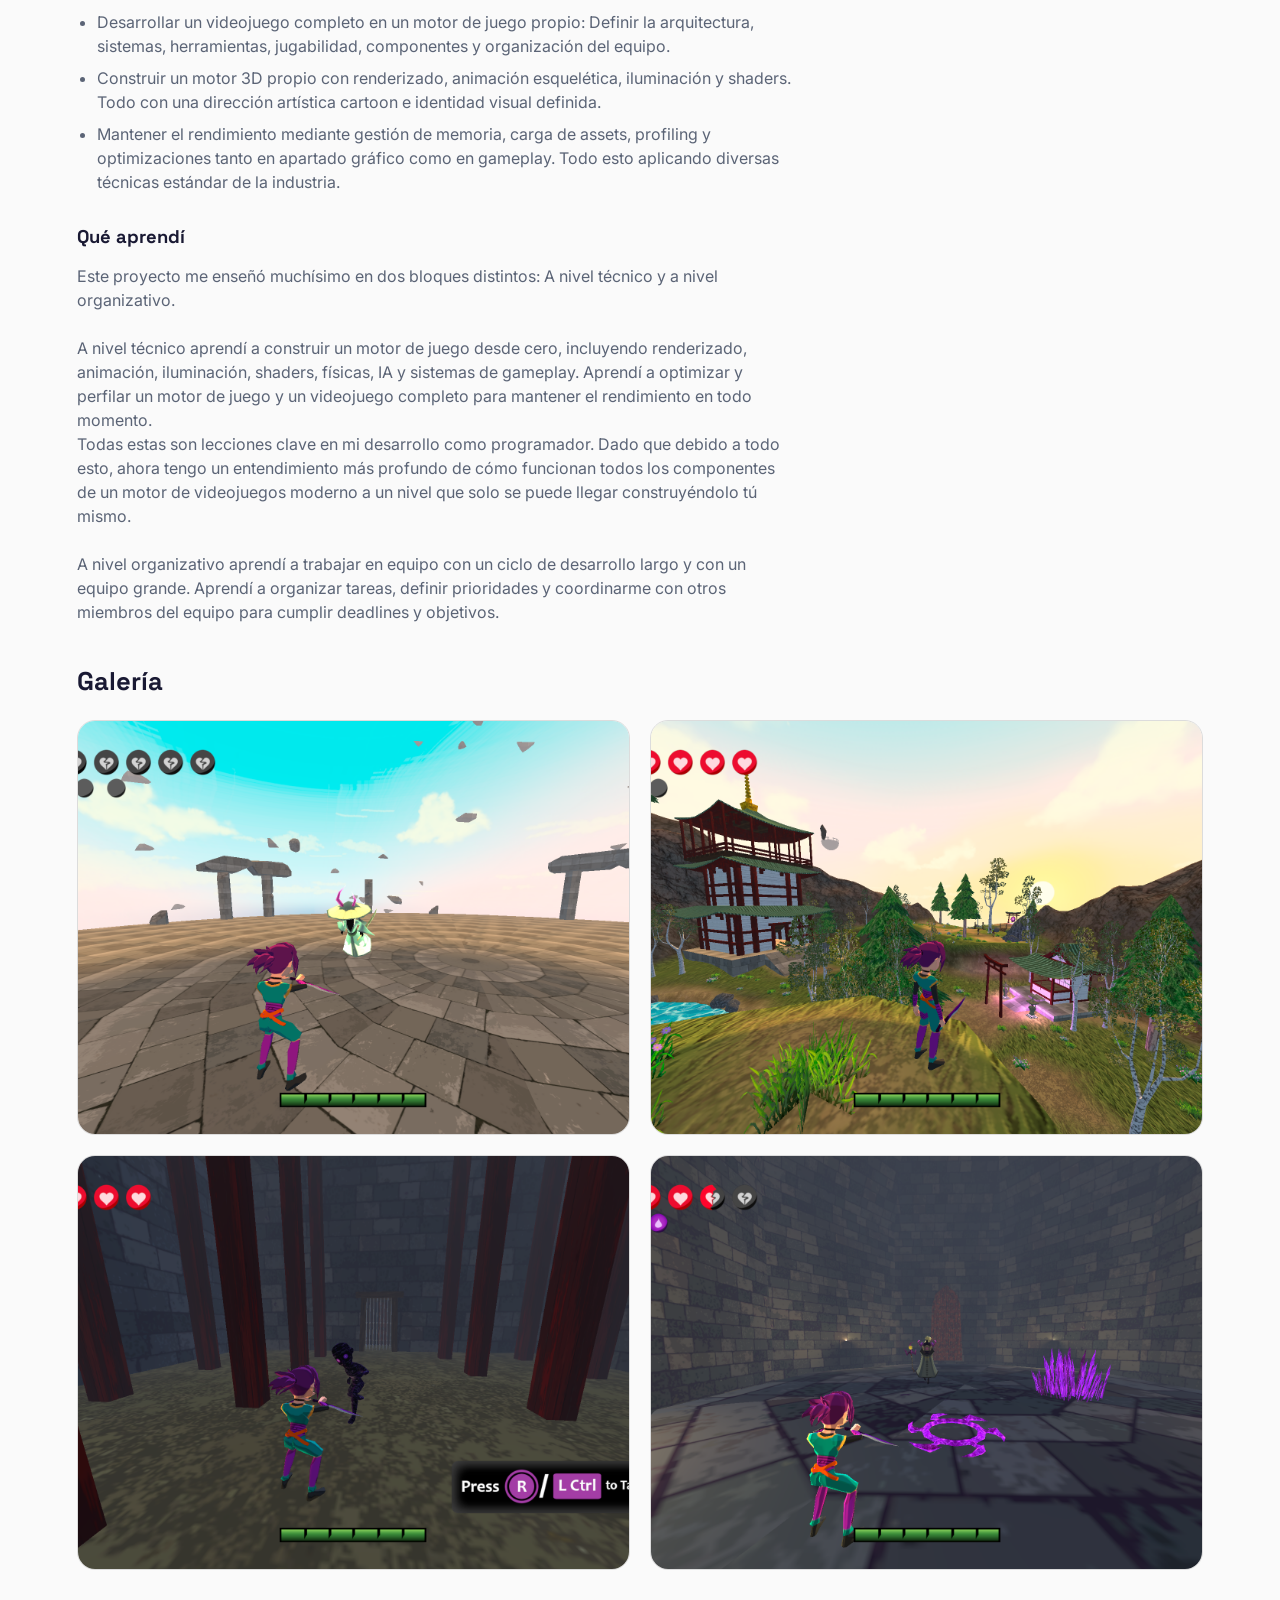
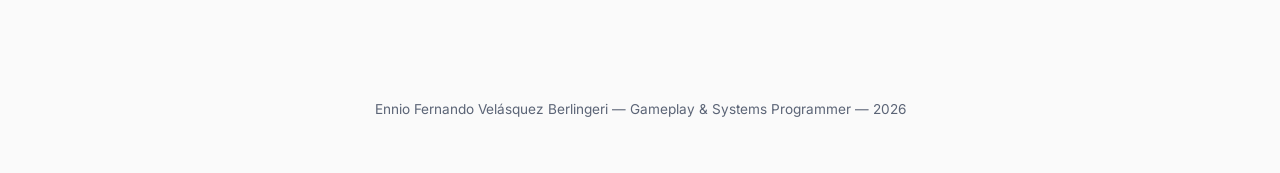
<file: project/spirit-thief.html>
<!DOCTYPE html>
<html lang="es">
<head>
<meta charset="UTF-8">
<meta name="viewport" content="width=device-width, initial-scale=1.0">
<title>Spirit Thief — Ennio F. Velásquez</title>
<link rel="preconnect" href="https://fonts.googleapis.com">
<link rel="preconnect" href="https://fonts.gstatic.com" crossorigin>
<link href="https://fonts.googleapis.com/css2?family=Space+Grotesk:wght@500;600;700&family=Inter:wght@400;500;600&display=swap" rel="stylesheet">
<link rel="stylesheet" href="../style.css">
</head>
<body>

  <header class="topbar">
    <span class="topbar-name">Ennio Fernando Velásquez Berlingeri — Gameplay & Systems Programmer</span>
    <div class="topbar-right">
      <nav class="topbar-nav">
        <a href="../index.html#inicio" data-i18n="nav.inicio">Inicio</a>
        <a href="../index.html#portfolio" data-i18n="nav.portfolio">Portfolio</a>
        <a href="../index.html#contacto" data-i18n="nav.contacto">Contacto</a>
      </nav>
      <div class="lang-switch" role="group" aria-label="Selector de idioma">
        <svg class="lang-icon" viewBox="0 0 24 24" aria-hidden="true">
          <circle cx="12" cy="12" r="9"/>
          <path d="M12 3c2.5 2.4 3.9 5.6 3.9 9s-1.4 6.6-3.9 9c-2.5-2.4-3.9-5.6-3.9-9s1.4-6.6 3.9-9z"/>
          <path d="M3.3 9.5h17.4M3.3 14.5h17.4"/>
        </svg>
        <button type="button" class="lang-option is-active" data-lang="en">EN</button>
        <button type="button" class="lang-option" data-lang="es">ES</button>
      </div>
    </div>
  </header>

  <main>
    <section class="project-hero">
      <a class="back-link" href="../index.html#portfolio">
        <svg class="back-icon" viewBox="0 0 24 24" aria-hidden="true"><path d="M15 5l-7 7 7 7" fill="none" stroke="currentColor" stroke-width="2" stroke-linecap="round" stroke-linejoin="round"/></svg>
        <span data-i18n="project.spiritthief.back">Volver al portfolio</span>
      </a>

      <h1 class="project-title" data-i18n="project.spiritthief.title">Spirit Thief</h1>
      <p class="project-tagline" data-i18n="project.spiritthief.tagline">[Soulslike en 3D — enfréntate a una variedad de enemigos y escapa haciendo parkour por las ruinas del imperio.]</p>

      <div class="project-meta">
        <span class="tech-tag" style="background: #2464c4;">C++</span>
        <span class="tech-tag" style="background: #444444;">OpenGL</span>
        <span class="tech-tag" style="background: #8a3ab9;" data-i18n="project.spiritthief.facts.engine.badge">Motor propio</span>
      </div>

      <div class="project-links">
        <a class="btn btn-primary" href="https://pyro-arts.itch.io/spirit-thief" target="_blank" data-i18n="project.spiritthief.link.itch">Jugar en itch.io</a>
      </div>
    </section>

    <section class="project-video">
      <div class="video-frame">
        <iframe
          src="https://www.youtube.com/embed/6Or6K9pde_E?enablejsapi=1"
          title="Vídeo del proyecto"
          frameborder="0"
          allow="accelerometer; autoplay; clipboard-write; encrypted-media; gyroscope; picture-in-picture"
          allowfullscreen>
        </iframe>
      </div>
    </section>

    <section class="project-body">
      <div class="project-main">
        <h2 data-i18n="project.spiritthief.about.heading">Sobre el proyecto</h2>
        <p data-i18n="project.spiritthief.about.body">[Párrafo de introducción: qué es el juego, en qué contexto lo hiciste (proyecto personal en solitario), y cuánto duró el desarrollo (9 meses).]</p>

        <h3 data-i18n="project.spiritthief.role.heading">Mi rol</h3>
        <p data-i18n="project.spiritthief.role.body">[Desarrollé el motor 3D desde cero en C++ con OpenGL: renderizado de mallas estáticas y esqueléticas, animación, iluminación, shaders, sistema de partículas, técnica de arte técnico. Sistema de combate avanzado, IA de enemigos y navegación. Gestión de memoria, carga de assets, profiling y optimización, sistema de carga de niveles, sistema de guardado, integración de Bullet Physics, sistema de entidades ECS.]</p>

        <h3 data-i18n="project.spiritthief.challenges.heading">Retos técnicos</h3>
        <ul class="project-list">
          <li data-i18n="project.spiritthief.challenges.item1">[Reto 1 — el problema y cómo lo resolviste.]</li>
          <li data-i18n="project.spiritthief.challenges.item2">[Reto 2 — idem.]</li>
          <li data-i18n="project.spiritthief.challenges.item3">[Reto 3 — idem.]</li>
        </ul>

        <h3 data-i18n="project.spiritthief.learned.heading">Qué aprendí</h3>
        <p data-i18n="project.spiritthief.learned.body">[Reflexión breve: qué harías distinto, qué te llevaste para el siguiente proyecto.]</p>
      </div>

      <aside class="project-side">
        <div class="side-card">
          <h4 data-i18n="project.spiritthief.facts.heading">Ficha técnica</h4>
          <dl class="side-facts">
            <dt data-i18n="project.spiritthief.facts.engine.label">Motor</dt>
            <dd data-i18n="project.spiritthief.facts.engine.value">Motor propio (C++ / OpenGL)</dd>
            <dt data-i18n="project.spiritthief.facts.duration.label">Duración</dt>
            <dd data-i18n="project.spiritthief.facts.duration.value">9 meses</dd>
            <dt data-i18n="project.spiritthief.facts.team.label">Equipo</dt>
            <dd data-i18n="project.spiritthief.facts.team.value">Solo</dd>
            <dt data-i18n="project.spiritthief.facts.platform.label">Plataforma</dt>
            <dd data-i18n="project.spiritthief.facts.platform.value">[PC / Web / Móvil]</dd>
          </dl>
        </div>
      </aside>
    </section>

    <section class="project-gallery">
      <h2 data-i18n="project.spiritthief.gallery.heading">Galería</h2>
      <div class="gallery-grid">
        <img src="../resources/spiritthief/1.png" alt="Captura del proyecto 1" data-i18n-alt="project.spiritthief.gallery.alt1">
        <img src="../resources/spiritthief/2.png" alt="Captura del proyecto 2" data-i18n-alt="project.spiritthief.gallery.alt2">
        <img src="../resources/spiritthief/3.png" alt="Captura del proyecto 3" data-i18n-alt="project.spiritthief.gallery.alt3">
        <img src="../resources/spiritthief/4.png" alt="Captura del proyecto 4" data-i18n-alt="project.spiritthief.gallery.alt4">
      </div>
    </section>
  </main>

  <footer class="site-footer">
    <p data-i18n="footer.text">Ennio — Game Developer</p>
  </footer>

  <script src="../layout.js"></script>
  <script src="../translations.js"></script>
  <script src="../i18n.js"></script>
  <script src="../project-achievements.js"></script>

</body>
</html>
</file>
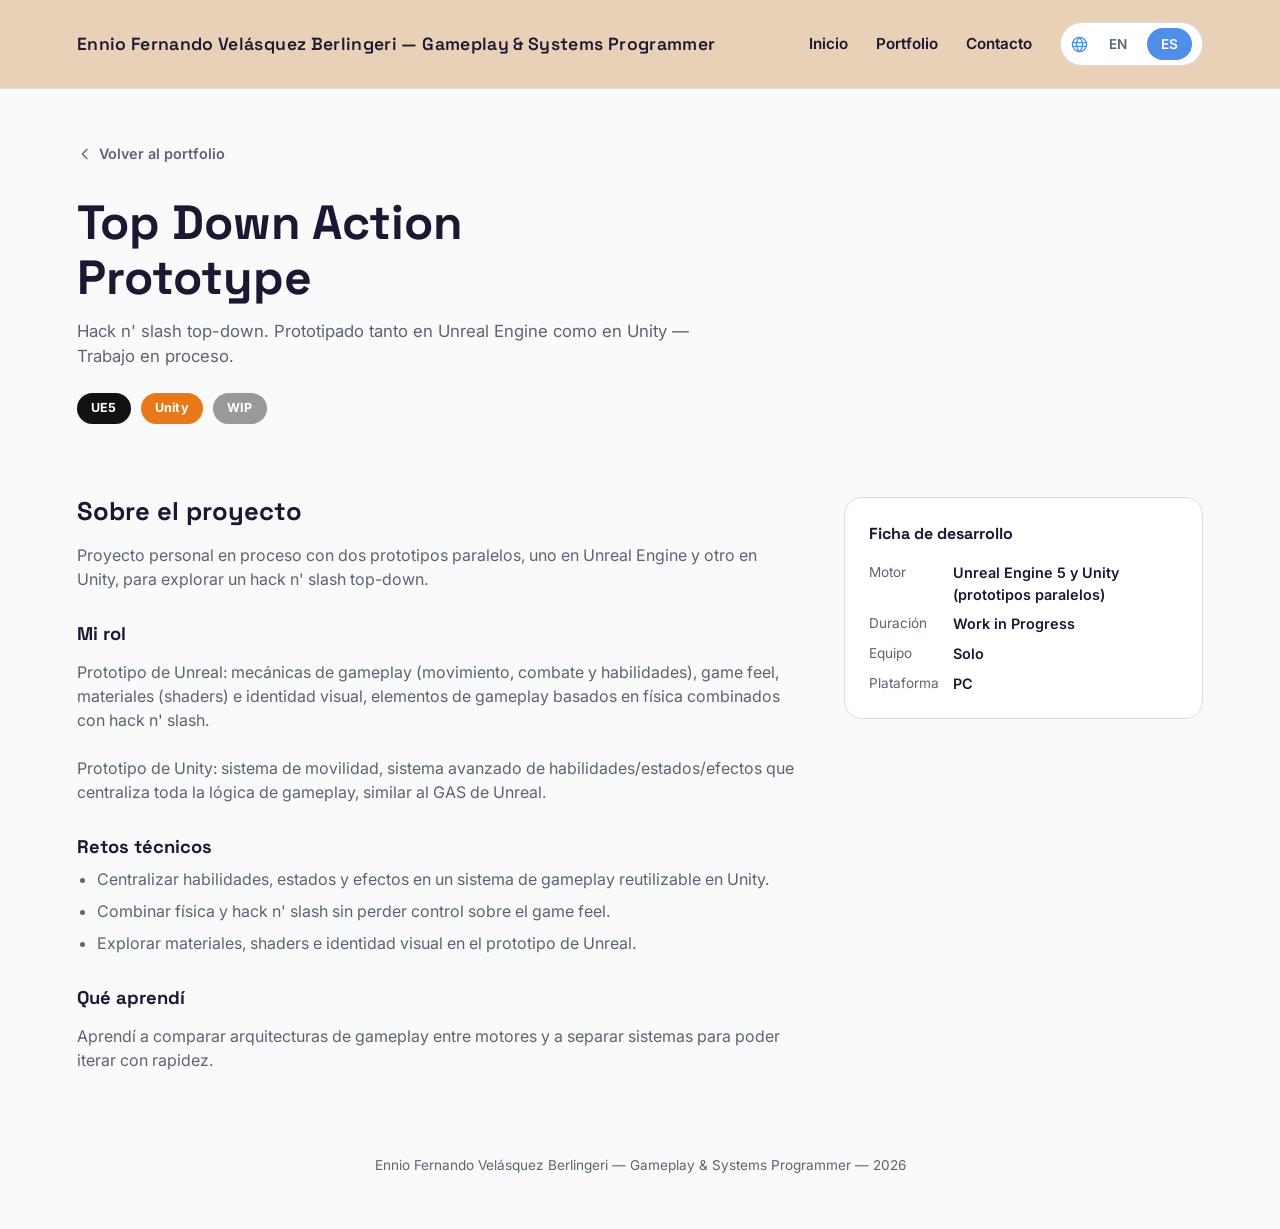
<file: project/top-down-action-prototype.html>
<!DOCTYPE html>
<html lang="es">
<head>
<meta charset="UTF-8">
<meta name="viewport" content="width=device-width, initial-scale=1.0">
<title>Top Down Action Prototype — Ennio F. Velásquez</title>
<link rel="preconnect" href="https://fonts.googleapis.com">
<link rel="preconnect" href="https://fonts.gstatic.com" crossorigin>
<link href="https://fonts.googleapis.com/css2?family=Space+Grotesk:wght@500;600;700&family=Inter:wght@400;500;600&display=swap" rel="stylesheet">
<link rel="stylesheet" href="../style.css">
</head>
<body>

  <header class="topbar">
    <span class="topbar-name">Ennio Fernando Velásquez Berlingeri — Gameplay & Systems Programmer</span>
    <div class="topbar-right">
      <nav class="topbar-nav">
        <a href="../index.html#inicio" data-i18n="nav.inicio">Inicio</a>
        <a href="../index.html#portfolio" data-i18n="nav.portfolio">Portfolio</a>
        <a href="../index.html#contacto" data-i18n="nav.contacto">Contacto</a>
      </nav>
      <div class="lang-switch" role="group" aria-label="Selector de idioma">
        <svg class="lang-icon" viewBox="0 0 24 24" aria-hidden="true">
          <circle cx="12" cy="12" r="9"/>
          <path d="M12 3c2.5 2.4 3.9 5.6 3.9 9s-1.4 6.6-3.9 9c-2.5-2.4-3.9-5.6-3.9-9s1.4-6.6 3.9-9z"/>
          <path d="M3.3 9.5h17.4M3.3 14.5h17.4"/>
        </svg>
        <button type="button" class="lang-option is-active" data-lang="en">EN</button>
        <button type="button" class="lang-option" data-lang="es">ES</button>
      </div>
    </div>
  </header>

  <main>
    <section class="project-hero">
      <a class="back-link" href="../index.html#portfolio">
        <svg class="back-icon" viewBox="0 0 24 24" aria-hidden="true"><path d="M15 5l-7 7 7 7" fill="none" stroke="currentColor" stroke-width="2" stroke-linecap="round" stroke-linejoin="round"/></svg>
        <span data-i18n="project.topdownaction.back">Volver al portfolio</span>
      </a>

      <h1 class="project-title" data-i18n="project.topdownaction.title">Top Down Action Prototype</h1>
      <p class="project-tagline" data-i18n="project.topdownaction.tagline">[Hack n' slash top-down. Prototipado tanto en Unreal Engine como en Unity. — Trabajo en proceso.]</p>

      <div class="project-meta">
        <span class="tech-tag" style="background: #111111;">UE5</span>
        <span class="tech-tag" style="background: #e8791a;">Unity</span>
        <span class="tech-tag" style="background: #999999;">WIP</span>
      </div>

      <div class="project-links">
      </div>
    </section>


    <section class="project-body">
      <div class="project-main">
        <h2 data-i18n="project.topdownaction.about.heading">Sobre el proyecto</h2>
        <p data-i18n="project.topdownaction.about.body">[Párrafo de introducción: qué es el prototipo, en qué contexto lo hiciste (proyecto personal, work in progress), y cuánto tiempo llevás en él.]</p>

        <h3 data-i18n="project.topdownaction.role.heading">Mi rol</h3>
        <p data-i18n="project.topdownaction.role.body">[Prototipo de Unreal: mecánicas de gameplay (movimiento, combate y habilidades), game feel, materiales (shaders) e identidad visual, elementos de gameplay basados en física combinados con hack n' slash. Prototipo de Unity: sistema avanzado de habilidades/estados/efectos que centraliza toda la lógica de gameplay, similar al GAS de Unreal, y física de movimiento.]</p>

        <h3 data-i18n="project.topdownaction.challenges.heading">Retos técnicos</h3>
        <ul class="project-list">
          <li data-i18n="project.topdownaction.challenges.item1">[Reto 1 — el problema y cómo lo resolviste.]</li>
          <li data-i18n="project.topdownaction.challenges.item2">[Reto 2 — idem.]</li>
          <li data-i18n="project.topdownaction.challenges.item3">[Reto 3 — idem.]</li>
        </ul>

        <h3 data-i18n="project.topdownaction.learned.heading">Qué aprendí</h3>
        <p data-i18n="project.topdownaction.learned.body">[Reflexión breve: qué harías distinto, qué te llevaste para el siguiente proyecto.]</p>
      </div>

      <aside class="project-side">
        <div class="side-card">
          <h4 data-i18n="project.topdownaction.facts.heading">Ficha técnica</h4>
          <dl class="side-facts">
            <dt data-i18n="project.topdownaction.facts.engine.label">Motor</dt>
            <dd data-i18n="project.topdownaction.facts.engine.value">Unreal Engine 5 y Unity (prototipos paralelos)</dd>
            <dt data-i18n="project.topdownaction.facts.duration.label">Duración</dt>
            <dd data-i18n="project.topdownaction.facts.duration.value">Work in Progress</dd>
            <dt data-i18n="project.topdownaction.facts.team.label">Equipo</dt>
            <dd data-i18n="project.topdownaction.facts.team.value">Solo</dd>
            <dt data-i18n="project.topdownaction.facts.platform.label">Plataforma</dt>
            <dd data-i18n="project.topdownaction.facts.platform.value">[PC / Web / Móvil]</dd>
          </dl>
        </div>
      </aside>
    </section>

    <!--section class="project-gallery">
      <h2 data-i18n="project.topdownaction.gallery.heading">Galería</h2>
      <div class="gallery-grid">
        <img src="../resources/topdownaction/1.png" alt="Captura del proyecto 1" data-i18n-alt="project.topdownaction.gallery.alt1">
        <img src="../resources/topdownaction/2.png" alt="Captura del proyecto 2" data-i18n-alt="project.topdownaction.gallery.alt2">
        <img src="../resources/topdownaction/3.png" alt="Captura del proyecto 3" data-i18n-alt="project.topdownaction.gallery.alt3">
        <img src="../resources/topdownaction/4.png" alt="Captura del proyecto 4" data-i18n-alt="project.topdownaction.gallery.alt4">
      </div>
    </section-->
  </main>

  <footer class="site-footer">
    <p data-i18n="footer.text">Ennio — Game Developer</p>
  </footer>

  <script src="../layout.js"></script>
  <script src="../translations.js"></script>
  <script src="../i18n.js"></script>
  <script src="../project-achievements.js"></script>

</body>
</html>
</file>
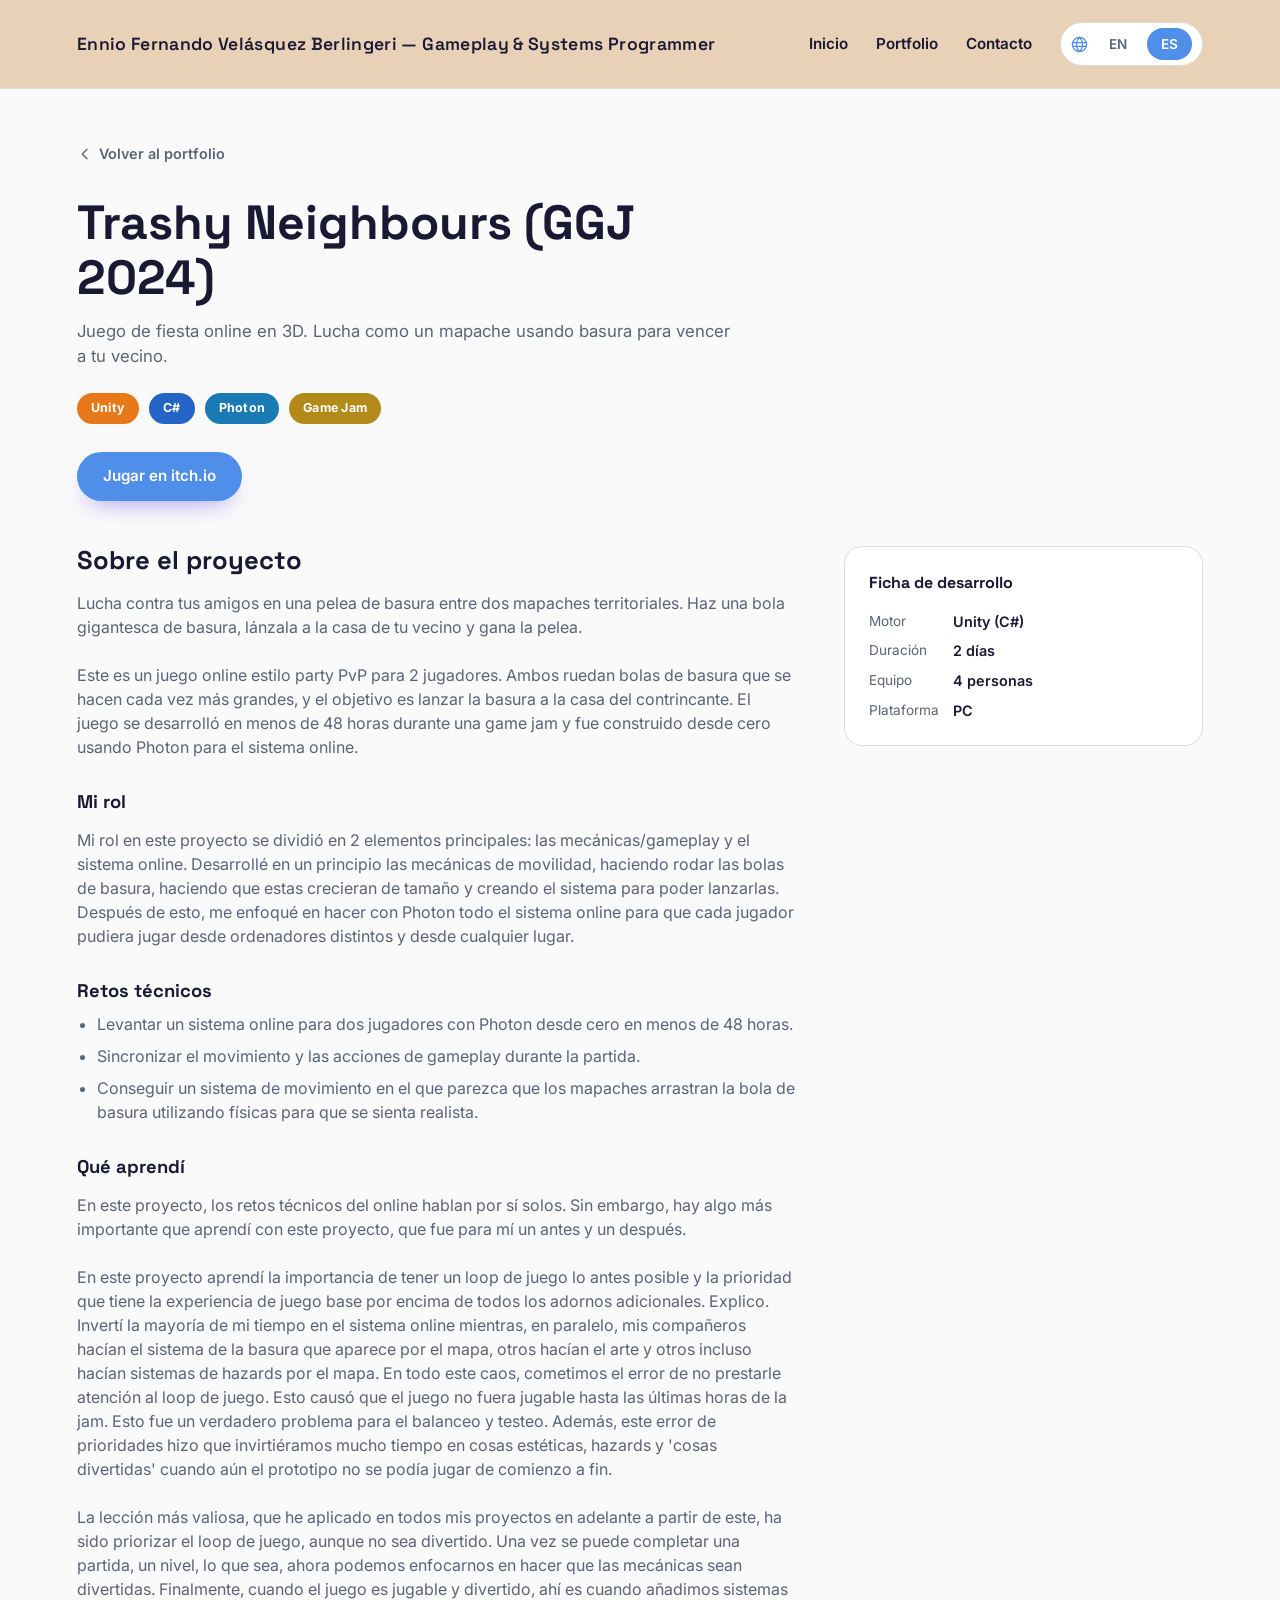
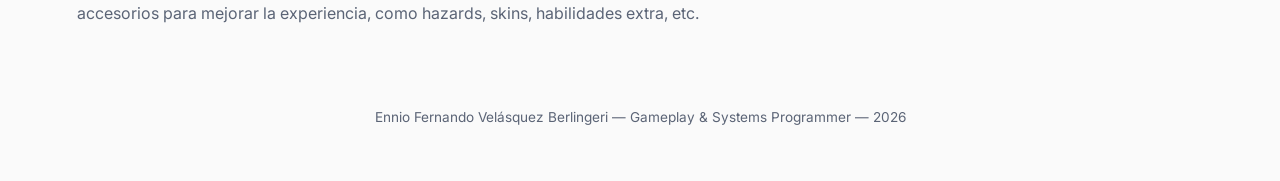
<file: project/trashy-neighbours.html>
<!DOCTYPE html>
<html lang="es">
<head>
<meta charset="UTF-8">
<meta name="viewport" content="width=device-width, initial-scale=1.0">
<title>Trashy Neighbours — Ennio F. Velásquez</title>
<link rel="preconnect" href="https://fonts.googleapis.com">
<link rel="preconnect" href="https://fonts.gstatic.com" crossorigin>
<link href="https://fonts.googleapis.com/css2?family=Space+Grotesk:wght@500;600;700&family=Inter:wght@400;500;600&display=swap" rel="stylesheet">
<link rel="stylesheet" href="../style.css">
</head>
<body>

  <header class="topbar">
    <span class="topbar-name">Ennio Fernando Velásquez Berlingeri — Gameplay & Systems Programmer</span>
    <div class="topbar-right">
      <nav class="topbar-nav">
        <a href="../index.html#inicio" data-i18n="nav.inicio">Inicio</a>
        <a href="../index.html#portfolio" data-i18n="nav.portfolio">Portfolio</a>
        <a href="../index.html#contacto" data-i18n="nav.contacto">Contacto</a>
      </nav>
      <div class="lang-switch" role="group" aria-label="Selector de idioma">
        <svg class="lang-icon" viewBox="0 0 24 24" aria-hidden="true">
          <circle cx="12" cy="12" r="9"/>
          <path d="M12 3c2.5 2.4 3.9 5.6 3.9 9s-1.4 6.6-3.9 9c-2.5-2.4-3.9-5.6-3.9-9s1.4-6.6 3.9-9z"/>
          <path d="M3.3 9.5h17.4M3.3 14.5h17.4"/>
        </svg>
        <button type="button" class="lang-option is-active" data-lang="en">EN</button>
        <button type="button" class="lang-option" data-lang="es">ES</button>
      </div>
    </div>
  </header>

  <main>
    <section class="project-hero">
      <a class="back-link" href="../index.html#portfolio">
        <svg class="back-icon" viewBox="0 0 24 24" aria-hidden="true"><path d="M15 5l-7 7 7 7" fill="none" stroke="currentColor" stroke-width="2" stroke-linecap="round" stroke-linejoin="round"/></svg>
        <span data-i18n="project.trashyneighbours.back">Volver al portfolio</span>
      </a>

      <h1 class="project-title" data-i18n="project.trashyneighbours.title">Trashy Neighbours</h1>
      <p class="project-tagline" data-i18n="project.trashyneighbours.tagline">[Juego de fiesta online en 3D. Lucha como un mapache usando basura para vencer a tu vecino.]</p>

      <div class="project-meta">
        <span class="tech-tag" style="background: #e8791a;">Unity</span>
        <span class="tech-tag" style="background: #2464c4;">C#</span>
        <span class="tech-tag" style="background: #1a7ab3;">Photon</span>
        <span class="tech-tag" style="background: #b3891a;">Game Jam</span>
      </div>

      <div class="project-links">
        <a class="btn btn-primary" href="https://pyro-arts.itch.io/trashy-neighbours" target="_blank" data-i18n="project.trashyneighbours.link.itch">Jugar en itch.io</a>
      </div>
    </section>

    
    <section class="project-body">
      <div class="project-main">
        <h2 data-i18n="project.trashyneighbours.about.heading">Sobre el proyecto</h2>
        <p data-i18n="project.trashyneighbours.about.body">[Párrafo de introducción: qué es el juego, en qué contexto lo hiciste (game jam, en equipo), y cuánto duró el desarrollo (2 días).]</p>

        <h3 data-i18n="project.trashyneighbours.role.heading">Mi rol</h3>
        <p data-i18n="project.trashyneighbours.role.body">[Sistema online para 2 jugadores desarrollado con Photon desde cero en menos de 48 horas. Mecánicas de gameplay.]</p>

        <h3 data-i18n="project.trashyneighbours.challenges.heading">Retos técnicos</h3>
        <ul class="project-list">
          <li data-i18n="project.trashyneighbours.challenges.item1">[Reto 1 — el problema y cómo lo resolviste.]</li>
          <li data-i18n="project.trashyneighbours.challenges.item2">[Reto 2 — idem.]</li>
          <li data-i18n="project.trashyneighbours.challenges.item3">[Reto 3 — idem.]</li>
        </ul>

        <h3 data-i18n="project.trashyneighbours.learned.heading">Qué aprendí</h3>
        <p data-i18n="project.trashyneighbours.learned.body">[Reflexión breve: qué harías distinto, qué te llevaste para el siguiente proyecto.]</p>
      </div>

      <aside class="project-side">
        <div class="side-card">
          <h4 data-i18n="project.trashyneighbours.facts.heading">Ficha técnica</h4>
          <dl class="side-facts">
            <dt data-i18n="project.trashyneighbours.facts.engine.label">Motor</dt>
            <dd data-i18n="project.trashyneighbours.facts.engine.value">Unity (C#)</dd>
            <dt data-i18n="project.trashyneighbours.facts.duration.label">Duración</dt>
            <dd data-i18n="project.trashyneighbours.facts.duration.value">2 días</dd>
            <dt data-i18n="project.trashyneighbours.facts.team.label">Equipo</dt>
            <dd data-i18n="project.trashyneighbours.facts.team.value">[X personas]</dd>
            <dt data-i18n="project.trashyneighbours.facts.platform.label">Plataforma</dt>
            <dd data-i18n="project.trashyneighbours.facts.platform.value">[PC / Web / Móvil]</dd>
          </dl>
        </div>
      </aside>
    </section>

    <!--section class="project-gallery">
      <h2 data-i18n="project.trashyneighbours.gallery.heading">Galería</h2>
      <div class="gallery-grid">
        <img src="../resources/trashyneighbours/1.png" alt="Captura del proyecto 1" data-i18n-alt="project.trashyneighbours.gallery.alt1">
        <img src="../resources/trashyneighbours/2.png" alt="Captura del proyecto 2" data-i18n-alt="project.trashyneighbours.gallery.alt2">
        <img src="../resources/trashyneighbours/3.png" alt="Captura del proyecto 3" data-i18n-alt="project.trashyneighbours.gallery.alt3">
        <img src="../resources/trashyneighbours/4.png" alt="Captura del proyecto 4" data-i18n-alt="project.trashyneighbours.gallery.alt4">
      </div>
    </section-->
  </main>

  <footer class="site-footer">
    <p data-i18n="footer.text">Ennio — Game Developer</p>
  </footer>

  <script src="../layout.js"></script>
  <script src="../translations.js"></script>
  <script src="../i18n.js"></script>
  <script src="../project-achievements.js"></script>

</body>
</html>
</file>
<file: style.css>
:root {
  --bg: #fafafa;
  --surface: #ffffff;
  --ink: #191933;
  --ink-soft: #5b6476;
  --accent: #4f8fe9;
  --accent-ink: #ffffff;
  --accent-2: #17c3b2;
  --border: #dcdcdc;
  --shadow: 0 20px 40px -24px rgba(25, 25, 51, 0.35);
  --radius: 18px;
  --header-h: 84px;
  --font-display: "Space Grotesk", sans-serif;
  --font-body: "Inter", sans-serif;
}

* {
  box-sizing: border-box;
}

html {
  scroll-behavior: smooth;
}

body {
  margin: 0;
  background: var(--bg);
  color: var(--ink);
  font-family: var(--font-body);
  line-height: 1.5;
}

img {
  max-width: 100%;
  display: block;
}

a {
  color: inherit;
}

h1, h2, h3 {
  font-family: var(--font-display);
  margin: 0;
  line-height: 1.15;
}

.mailto {
  color: var(--accent);
  font-weight: 600;
  line-height: 42px;
  vertical-align: middle;
  position: relative;
  left: 56px;
}

/* ---------- Topbar ---------- */

.topbar {
  position: sticky;
  top: 0;
  z-index: 10;
  display: flex;
  align-items: center;
  justify-content: space-between;
  padding: 22px 6vw;
  background: rgb(216 168 116 / 50%);
  backdrop-filter: blur(10px);
  border-bottom: 1px solid var(--border);
}

.topbar-name {
  font-family: var(--font-display);
  font-weight: 600;
  font-size: 1.1rem;
  letter-spacing: 0.02em;
}

.topbar-right {
  display: flex;
  align-items: center;
  gap: 28px;
}

.topbar-nav {
  display: flex;
  gap: 28px;
}

.topbar-nav a {
  text-decoration: none;
  color: var(--ink);
  font-size: 0.95rem;
  font-weight: 600;
  transition: color 0.2s ease;
}

.topbar-nav a:hover {
  color: var(--accent);
}

/* ---------- Selector de idioma ---------- */

.lang-switch {
  display: flex;
  align-items: center;
  gap: 6px;
  padding: 5px 10px 5px 9px;
  border-radius: 999px;
  background: var(--surface);
  border: 1px solid var(--border);
}

.lang-icon {
  width: 19px;
  height: 19px;
  flex-shrink: 0;
  fill: none;
  stroke: var(--accent);
  stroke-width: 1.6;
  stroke-linecap: round;
}

.lang-option {
  border: none;
  background: transparent;
  padding: 8px 14px;
  border-radius: 999px;
  font-family: var(--font-body);
  font-size: 0.85rem;
  font-weight: 600;
  color: var(--ink-soft);
  cursor: pointer;
  transition: background 0.2s ease, color 0.2s ease;
}

.lang-option:hover {
  color: var(--ink);
}

.lang-option.is-active {
  background: var(--accent);
  color: var(--accent-ink);
}

.achievement-toggle {
  display: inline-flex;
  align-items: center;
  gap: 7px;
  color: var(--ink-soft);
  font-size: 0.78rem;
  font-weight: 600;
  cursor: pointer;
  user-select: none;
  vertical-align: middle;
}

.achievement-toggle-icon {
  width: 22px;
  height: 22px;
  fill: #111111;
}

.achievement-toggle input {
  position: absolute;
  opacity: 0;
  pointer-events: none;
}

.achievement-toggle-track {
  position: relative;
  width: 30px;
  height: 17px;
  border: 1px solid var(--border);
  border-radius: 999px;
  background: var(--border);
  transition: background 0.2s ease, border-color 0.2s ease;
}

.achievement-toggle-track::after {
  content: "";
  position: absolute;
  top: 2px;
  left: 2px;
  width: 11px;
  height: 11px;
  border-radius: 50%;
  background: var(--surface);
  box-shadow: 0 1px 3px rgb(25 25 51 / 25%);
  transition: transform 0.2s ease;
}

.achievement-toggle input:checked + .achievement-toggle-track {
  border-color: var(--accent-2);
  background: var(--accent-2);
}

.achievement-toggle input:checked + .achievement-toggle-track::after {
  transform: translateX(13px);
}

.achievement-toggle input:focus-visible + .achievement-toggle-track {
  outline: 3px solid rgb(79 143 233 / 35%);
  outline-offset: 3px;
}

/* ---------- Hero ---------- */

.hero {
  display: flex;
  align-items: center;
  gap: 1vw;
  padding: 3vh 6vw 10vh;
  min-height: 82vh;
  scroll-margin-top: var(--header-h);
}

.hero-text {
  flex: 1 1 400px;
  animation: rise 0.8s ease both;
}

.hero-text h1 {
  font-size: clamp(2.2rem, 4vw, 3.4rem);
  max-width: 14ch;
  color: var(--ink);
}

.hero-subtitle {
  margin-top: 24px;
  max-width: 46ch;
  font-size: 1.08rem;
  color: var(--ink-soft);
}

.hero-actions-wrap {
  margin-top: 34px;
  display: flex;
  align-items: center;
  gap: 20px;
}

.avatar-thumb {
  width: 128px;
  height: 128px;
  border-radius: 50%;
  object-fit: cover;
  border: 3px solid var(--surface);
  box-shadow: var(--shadow);
  flex-shrink: 0;
}

.hero-actions {
  display: flex;
  gap: 16px;
  flex-wrap: wrap;
}

.hero-media {
  flex: 1.3 1 576px;
  animation: rise 0.8s 0.15s ease both;
}

.video-frame {
  position: relative;
  border-radius: var(--radius);
  overflow: hidden;
  aspect-ratio: 16 / 9;
  box-shadow: var(--shadow);
  border: 6px solid var(--surface);
  outline: 2px solid var(--border);
}

.video-title {
  width: 100%;
  text-align: center;
  justify-content: center;
  padding: 10px;
}

.video-frame::before {
  content: "";
  position: absolute;
  inset: -6px;
  border-radius: calc(var(--radius) + 4px);
  padding: 6px;
  background: linear-gradient(135deg, var(--accent), var(--accent-2));
  -webkit-mask: linear-gradient(#000 0 0) content-box, linear-gradient(#000 0 0);
  -webkit-mask-composite: xor;
  mask-composite: exclude;
  z-index: -1;
}

.video-frame iframe {
  width: 100%;
  height: 100%;
  border: 0;
  display: block;
}

.achievement-toast {
  position: fixed;
  top: calc(var(--header-h) + 12px);
  right: 24px;
  z-index: 30;
  display: flex;
  align-items: center;
  gap: 14px;
  width: min(360px, calc(100vw - 32px));
  padding: 14px 18px 14px 14px;
  border: 1px solid rgb(255 255 255 / 35%);
  border-radius: 8px;
  background: linear-gradient(135deg, #45ad7d, #25845f);
  color: #ffffff;
  box-shadow: 0 16px 34px -16px rgb(0 0 0 / 65%);
  animation: achievement-in 0.45s cubic-bezier(0.2, 0.9, 0.25, 1.2) both;
}

.achievement-toast.is-leaving {
  animation: achievement-out 0.35s ease both;
}

.achievement-toast--gold {
  background: linear-gradient(135deg, #f7cb4d, #d89a1c);
  border-color: rgb(58 39 5 / 35%);
  color: #3a2705;
}

.achievement-toast--gold .achievement-icon {
  border-color: #3a2705;
  background: rgb(255 255 255 / 24%);
}

.achievement-toast--gold .achievement-copy small,
.achievement-toast--gold .achievement-copy span {
  color: rgb(58 39 5 / 78%);
}

.achievement-icon {
  display: grid;
  place-items: center;
  width: 38px;
  height: 38px;
  flex: 0 0 38px;
  border: 2px solid #f7cb4d;
  border-radius: 8px;
  background: rgb(255 255 255 / 10%);
  color: #f7cb4d;
}

.achievement-icon svg {
  width: 25px;
  height: 25px;
  fill: currentColor;
}

.achievement-toast--gold .achievement-icon {
  border-color: #111111;
  color: #111111;
}

.achievement-copy {
  display: grid;
  gap: 2px;
  min-width: 0;
}

.achievement-copy strong {
  font-family: var(--font-display);
  font-size: 1rem;
  letter-spacing: 0.02em;
}

.achievement-copy small {
  color: #ffffff;
  font-size: 0.68rem;
  font-weight: 700;
  letter-spacing: 0.12em;
  text-transform: uppercase;
}

.achievement-copy span {
  color: rgb(255 255 255 / 78%);
  font-size: 0.86rem;
  white-space: pre-line;
}

@keyframes achievement-in {
  from { opacity: 0; transform: translateX(115%); }
  to { opacity: 1; transform: translateX(0); }
}

@keyframes achievement-out {
  from { opacity: 1; transform: translateX(0); }
  to { opacity: 0; transform: translateX(115%); }
}

@keyframes rise {
  from { opacity: 0; transform: translateY(18px); }
  to { opacity: 1; transform: translateY(0); }
}

/* ---------- Buttons ---------- */

.btn {
  display: inline-flex;
  align-items: center;
  justify-content: center;
  gap: 9px;
  padding: 13px 26px;
  border-radius: 999px;
  font-weight: 600;
  font-size: 0.95rem;
  text-decoration: none;
  transition: transform 0.2s ease, box-shadow 0.2s ease, background 0.2s ease;
  cursor: pointer;
  border: none;
}

.btn-icon {
  width: 17px;
  height: 17px;
  fill: currentColor;
  flex-shrink: 0;
}

.btn-primary {
  background: var(--accent);
  color: var(--accent-ink);
  box-shadow: 0 12px 24px -12px rgba(91, 79, 233, 0.6);
}

.btn-primary:hover {
  transform: translateY(-2px);
  box-shadow: 0 16px 28px -12px rgba(91, 79, 233, 0.75);
}

.btn-outline {
  background: transparent;
  color: var(--ink);
  border: 1.5px solid var(--border);
}

.btn-outline:hover {
  border-color: var(--accent);
  color: var(--accent);
  transform: translateY(-2px);
}

/* ---------- Portfolio ---------- */

.portfolio {
  padding: 6vh 6vw 10vh;
  scroll-margin-top: var(--header-h);
}

.portfolio h2 {
  font-size: clamp(1.8rem, 2.6vw, 2.4rem);
  margin-bottom: 40px;
}

.grid {
  display: grid;
  grid-template-columns: repeat(4, 1fr);
  gap: 28px;
}

.card {
  background: var(--surface);
  border-radius: var(--radius);
  overflow: hidden;
  border: 1px solid var(--border);
  transition: transform 0.25s ease, box-shadow 0.25s ease, border-color 0.25s ease;
  display: flex;
  flex-direction: column;
  text-decoration: none;
  color: inherit;
  cursor: pointer;
}

.card:hover {
  transform: translateY(-6px);
  box-shadow: var(--shadow);
  border-color: var(--accent);
}

.card:focus-visible {
  outline: 3px solid var(--accent);
  outline-offset: 3px;
}

.card-image {
  position: relative;
  aspect-ratio: 4 / 3;
  overflow: hidden;
}

.badge-winner {
  position: absolute;
  top: 14px;
  left: 14px;
  z-index: 2;
  display: inline-flex;
  align-items: center;
  gap: 6px;
  padding: 6px 12px 6px 8px;
  border-radius: 999px;
  background: linear-gradient(135deg, #f7cb4d, #d89a1c);
  color: #3a2705;
  font-size: 0.85rem;
  font-weight: 600;
  box-shadow: 0 10px 18px -10px rgba(0, 0, 0, 0.45);
}

.badge-icon {
  width: 14px;
  height: 14px;
  flex-shrink: 0;
  fill: #3a2705;
}

.badge-tag {
  position: absolute;
  bottom: 14px;
  right: 14px;
  z-index: 2;
  padding: 5px 12px;
  border-radius: 999px;
  font-size: 1rem;
  font-weight: 700;
  letter-spacing: 0.02em;
  color: #ffffff;
  box-shadow: 0 8px 16px -8px rgba(0, 0, 0, 0.45);
}

.badge-tag-secondary {
  right: auto;
  right: 82px;
}

.card-image img {
  width: 100%;
  height: 100%;
  object-fit: cover;
  transition: transform 0.4s ease;
}

.card:hover .card-image img {
  transform: scale(1.06);
}

.card-body {
  padding: 18px 20px 22px;
}

.card-body h3 {
  font-size: 1.05rem;
  margin-bottom: 8px;
}

.card-body p {
  margin: 0;
  font-size: 0.92rem;
  color: var(--ink-soft);
}

/* ---------- Contact ---------- */

.contact {
  padding: 6vh 6vw 12vh;
  scroll-margin-top: var(--header-h);
}

.contact-inner {
  max-width: 560px;
  margin: 0 auto;
  background: var(--surface);
  border: 1px solid var(--border);
  border-radius: var(--radius);
  padding: 48px clamp(24px, 5vw, 56px);
  text-align: center;
}

.contact h2 {
  font-size: clamp(1.8rem, 2.6vw, 2.2rem);
}

.contact-subtitle {
  margin-top: 12px;
  color: var(--ink-soft);
}

.contact-form {
  margin-top: 32px;
  display: flex;
  flex-direction: column;
  gap: 18px;
  text-align: left;
}

.field {
  display: flex;
  flex-direction: column;
  gap: 8px;
}

.field label {
  font-size: 0.85rem;
  font-weight: 500;
  color: var(--ink-soft);
}

.field input,
.field textarea {
  font-family: var(--font-body);
  font-size: 0.95rem;
  padding: 12px 14px;
  border-radius: 10px;
  border: 1.5px solid var(--border);
  background: var(--bg);
  color: var(--ink);
  resize: vertical;
  transition: border-color 0.2s ease, box-shadow 0.2s ease;
}

.field input:focus,
.field textarea:focus {
  outline: none;
  border-color: var(--accent);
  box-shadow: 0 0 0 4px rgba(91, 79, 233, 0.15);
}

.field input.field-invalid,
.field textarea.field-invalid {
  border-color: #d6455a;
}

.field-error {
  font-size: 0.78rem;
  color: #d6455a;
}

.form-status {
  margin: 4px 0 0;
  font-size: 0.9rem;
  min-height: 1.2em;
}

.form-status--success {
  color: var(--accent-2);
  font-weight: 600;
}

.contact-form .btn {
  align-self: flex-start;
  margin-top: 6px;
}

/* ---------- Footer ---------- */

.site-footer {
  padding: 26px 6vw 40px;
  text-align: center;
  color: var(--ink-soft);
  font-size: 0.85rem;
}

.reset-achievements {
  margin-top: 0;
  border: 0;
  padding: 2px 5px;
  background: transparent;
  color: var(--ink-soft);
  font: inherit;
  font-size: 0.7rem;
  opacity: 0.38;
  cursor: pointer;
  transition: opacity 0.2s ease, color 0.2s ease;
  display: inline-flex;
  align-items: center;
  vertical-align: middle;
}

.reset-achievements:hover,
.reset-achievements:focus-visible {
  color: var(--accent);
  opacity: 1;
}

/* ---------- Página de proyecto individual ---------- */

.back-link {
  display: inline-flex;
  align-items: center;
  gap: 6px;
  color: var(--ink-soft);
  text-decoration: none;
  font-weight: 600;
  font-size: 0.9rem;
  margin-bottom: 30px;
  transition: color 0.2s ease;
}

.back-link:hover {
  color: var(--accent);
}

.back-icon {
  width: 16px;
  height: 16px;
}

.project-hero {
  padding: 6vh 6vw 1vh;
  scroll-margin-top: var(--header-h);
}

.project-title {
  font-family: var(--font-display);
  font-size: clamp(2rem, 4vw, 3rem);
  max-width: 20ch;
}

.project-tagline {
  margin-top: 14px;
  max-width: 60ch;
  font-size: 1.05rem;
  color: var(--ink-soft);
  white-space: pre-line;
}

.project-meta {
  margin-top: 24px;
  display: flex;
  gap: 10px;
  flex-wrap: wrap;
}

.tech-tag {
  padding: 6px 14px;
  border-radius: 999px;
  font-size: 0.78rem;
  font-weight: 700;
  letter-spacing: 0.02em;
  color: #ffffff;
}

.project-award {
  display: inline-flex;
  align-items: center;
  gap: 6px;
  padding: 6px 12px 6px 8px;
  border-radius: 999px;
  background: linear-gradient(135deg, #f7cb4d, #d89a1c);
  color: #3a2705;
  font-size: 0.78rem;
  font-weight: 700;
}

.project-links {
  margin-top: 28px;
  display: flex;
  gap: 14px;
  flex-wrap: wrap;
}

.project-video {
  padding: 0 6vw 1vh;
}

.project-video .video-frame {
  max-width: 720px;
  margin: 0 auto;
}

.project-body {
  padding: 4vh 6vw 3vh;
  display: grid;
  grid-template-columns: 2fr 1fr;
  gap: 48px;
  align-items: start;
}

.project-main h2 {
  font-size: 1.6rem;
  margin-top: 0;
}

.project-main h3 {
  font-size: 1.15rem;
  margin-top: 32px;
  margin-bottom: 10px;
}

.project-main p {
  color: var(--ink-soft);
  white-space: pre-line;
}

.project-list {
  margin: 0;
  padding-left: 20px;
  color: var(--ink-soft);
  display: flex;
  flex-direction: column;
  gap: 8px;
}

.project-list li {
  white-space: pre-line;
}

.project-side {
  position: sticky;
  top: calc(var(--header-h) + 24px);
}

.side-card {
  background: var(--surface);
  border: 1px solid var(--border);
  border-radius: var(--radius);
  padding: 24px;
}

.side-card h4 {
  font-family: var(--font-display);
  margin: 0 0 16px;
  font-size: 1rem;
}

.side-facts {
  margin: 0;
  display: grid;
  grid-template-columns: auto 1fr;
  gap: 8px 14px;
}

.side-facts dt {
  color: var(--ink-soft);
  font-size: 0.85rem;
}

.side-facts dd {
  margin: 0;
  font-weight: 600;
  font-size: 0.9rem;
}

.project-gallery {
  padding: 0 6vw 10vh;
}

.project-gallery h2 {
  font-size: 1.6rem;
  margin-bottom: 24px;
}

.gallery-grid {
  display: grid;
  grid-template-columns: repeat(2, 1fr);
  gap: 20px;
}

.gallery-grid img {
  width: 100%;
  aspect-ratio: 4 / 3;
  object-fit: cover;
  border-radius: var(--radius);
  border: 1px solid var(--border);
  transition: transform 0.3s ease;
}

.gallery-grid img:hover {
  transform: scale(1.02);
}

/* ---------- Responsive ---------- */

@media (max-width: 900px) {
  .hero {
    flex-direction: column;
    align-items: stretch;
    text-align: left;
    padding-top: 6vh;
    min-height: auto;
    padding-bottom: 1vh;
  }

  .hero-media {
    margin-top: 30px;
  }

  .hero-text,
  .hero-media {
    flex: 1 1 auto;
  }

  .hero-actions-wrap {
    flex-direction: column;
    align-items: flex-start;
    gap: 16px;
  }

  .grid {
    grid-template-columns: repeat(2, 1fr);
  }

  .project-body {
    grid-template-columns: 1fr;
  }

  .project-side {
    position: static;
  }
}

@media (max-width: 640px) {
  .topbar {
    flex-direction: column;
    align-items: flex-start;
    gap: 14px;
    padding: 16px 5vw;
  }

  .topbar-name {
    font-size: 0.92rem;
  }

  .topbar-right {
    width: 100%;
    justify-content: space-between;
    gap: 16px;
  }

  .topbar-nav {
    gap: 16px;
  }

  .contact-inner {
    padding: 36px 24px;
  }
}

@media (max-width: 450px) {
  .grid {
    grid-template-columns: 1fr;
  }

  .gallery-grid {
    grid-template-columns: 1fr;
  }
}

@media (prefers-reduced-motion: reduce) {
  * {
    animation: none !important;
    transition: none !important;
  }
}


.copy-email-slot {
  display: inline-block;
  width: 122px;
  text-align: left;
  vertical-align: middle;
  position: relative;
  left: 64px;
}

.copy-email {
  display: inline-flex;
  align-items: center;
  justify-content: center;
  width: 42px;
  height: 42px;
  padding: 0;
  border: 1px solid var(--border);
  border-radius: 50%;
  background: var(--surface);
  color: var(--accent);
  cursor: pointer;
  position: relative;
  top: 0;
  vertical-align: middle;
  transition: width 0.2s ease, border-color 0.2s ease, background 0.2s ease, color 0.2s ease;
}

.copy-email:hover {
  border-color: var(--accent);
  background: var(--accent);
  color: var(--accent-ink);
}

.copy-icon .copy-front {
  fill: var(--surface);
}

.copy-email:hover .copy-icon .copy-front {
  fill: var(--accent);
}

.copy-email:focus-visible {
  outline: 3px solid rgb(79 143 233 / 35%);
  outline-offset: 3px;
}

.copy-email.is-copied {
  width: auto;
  min-width: 112px;
  padding: 0 16px;
  border-radius: 999px;
  background: var(--accent-2);
  border-color: var(--accent-2);
  color: var(--accent-ink);
}

.copy-icon {
  width: 19px;
  height: 19px;
  fill: none;
  stroke: currentColor;
  stroke-width: 2;
  stroke-linecap: round;
  stroke-linejoin: round;
  flex-shrink: 0;
}

.copy-label {
  position: absolute;
  width: 1px;
  height: 1px;
  padding: 0;
  margin: -1px;
  overflow: hidden;
  clip: rect(0, 0, 0, 0);
  white-space: nowrap;
  border: 0;
}

.copy-email.is-copied .copy-icon {
  display: none;
}

.copy-email.is-copied .copy-label {
  position: static;
  width: auto;
  height: auto;
  margin: 0;
  overflow: visible;
  clip: auto;
  white-space: normal;
}
</file>
